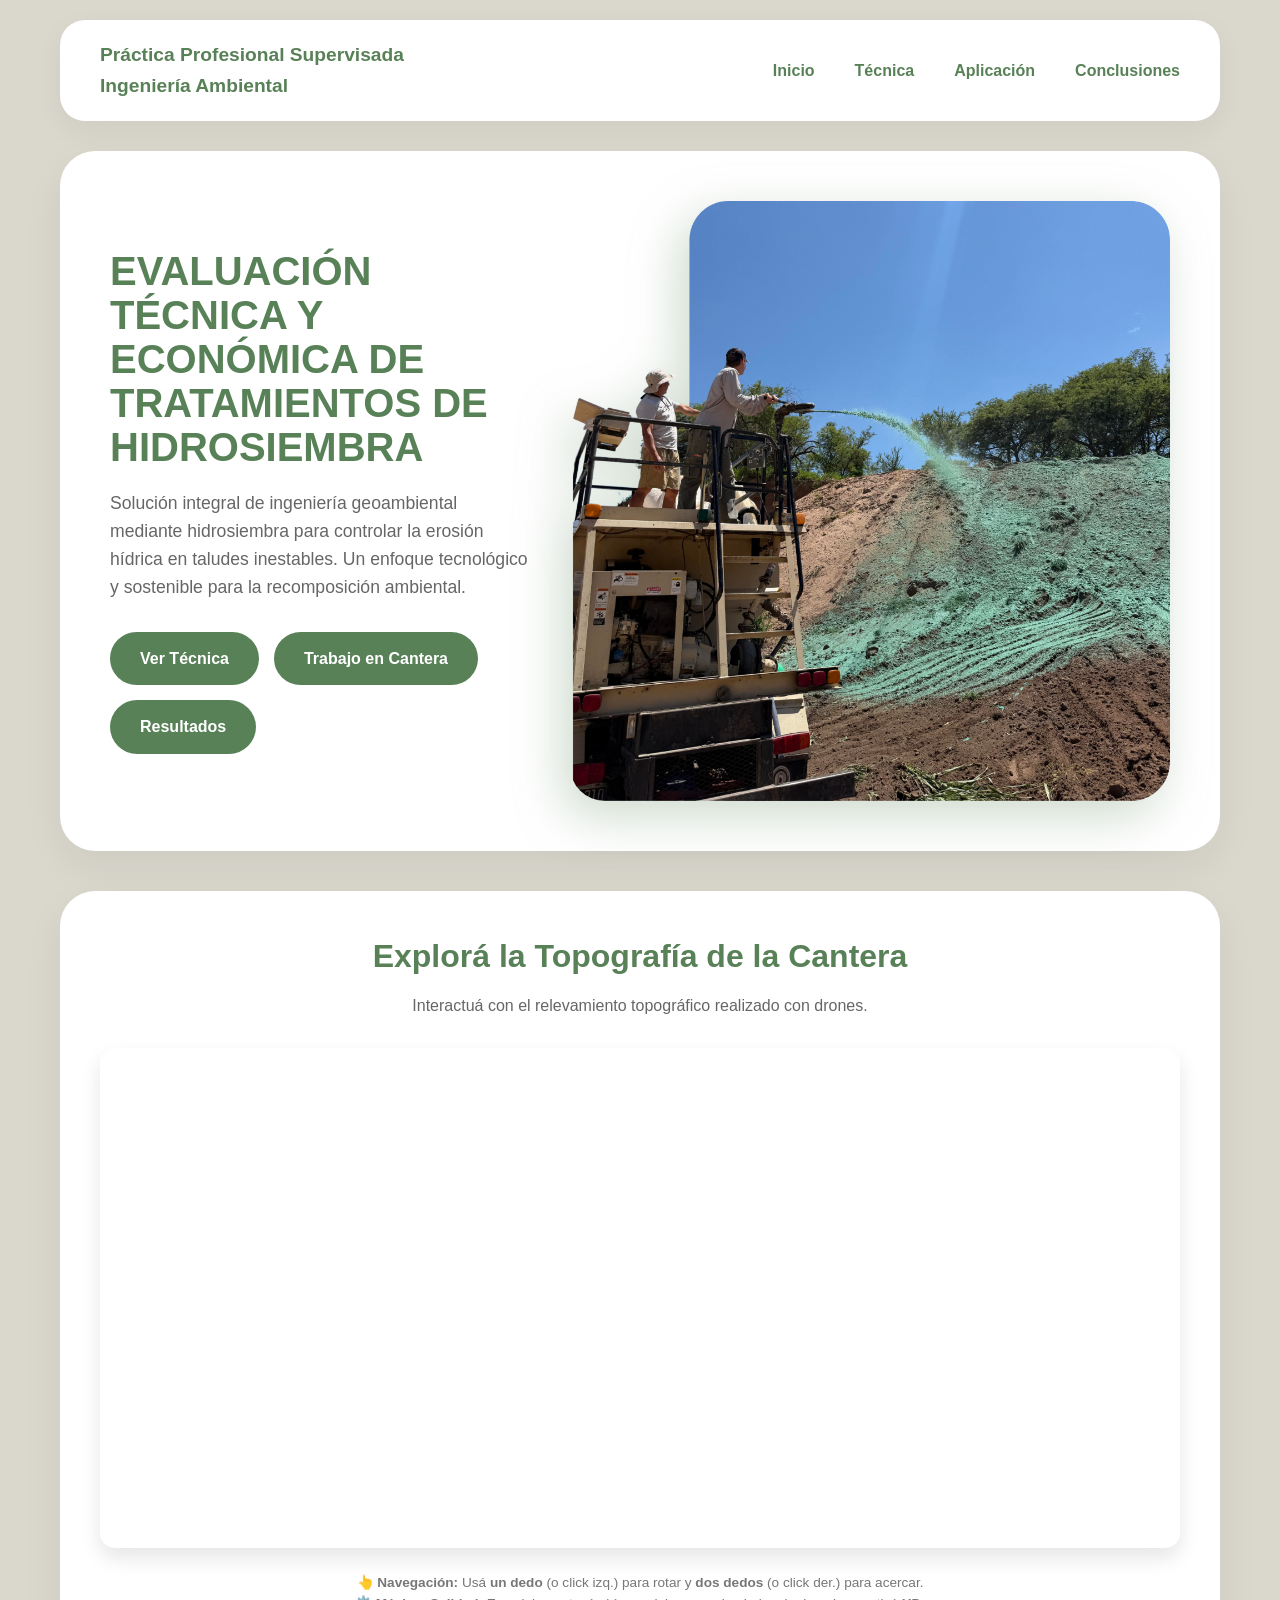
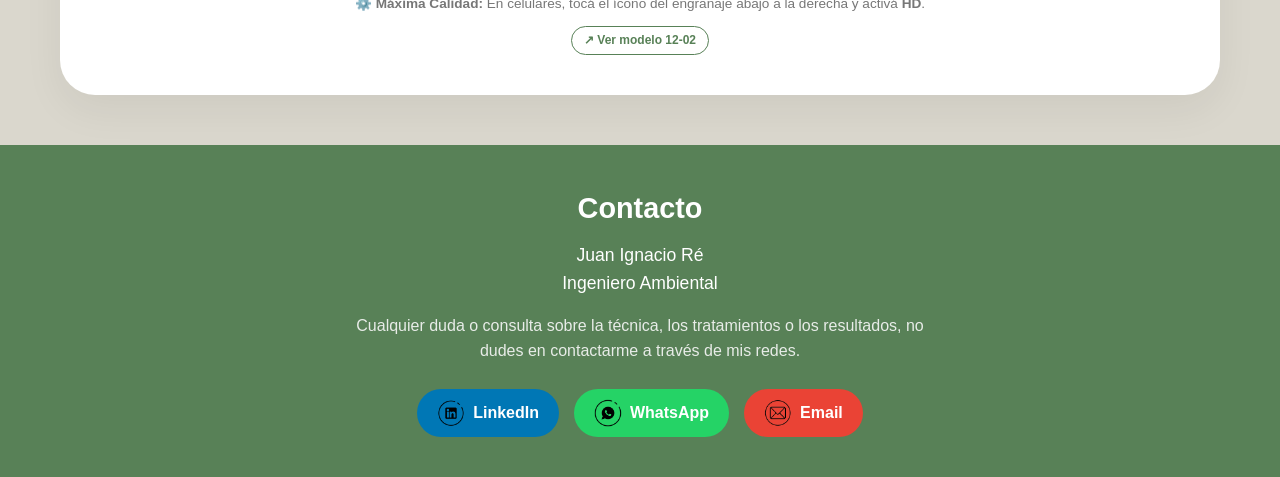
<file: index.html>
<!DOCTYPE html>
<html lang="es">
<head>
    <meta charset="UTF-8">
    <meta name="viewport" content="width=device-width, initial-scale=1.0">
    <title>EVALUACIÓN TÉCNICA Y ECONÓMICA DE TRATAMIENTOS DE HIDROSIEMBRA</title>
    <link rel="stylesheet" href="style.css">
</head>
<body>

    <header class="container">
        <nav class="main-nav">
            <div class="logo">
                <h1>Práctica Profesional Supervisada<br>Ingeniería Ambiental</h1>
            </div>
            <ul class="nav-links">
                <li><a href="index.html">Inicio</a></li>
                <li><a href="hidrosiembra.html">Técnica</a></li>
                <li><a href="cantera.html">Aplicación</a></li>
                <li><a href="conclusiones.html">Conclusiones</a></li>
            </ul>
        </nav>
    </header>

    <!-- PANTALLAZO GENERAL (Estilo Pinterest) -->
    <section class="container">
        <div class="hero-container">
            
            <!-- Izquierda: Textos y Botones -->
            <div class="hero-text">
                <h2>EVALUACIÓN TÉCNICA Y ECONÓMICA DE TRATAMIENTOS DE HIDROSIEMBRA</h2>
                <p>Solución integral de ingeniería geoambiental mediante hidrosiembra para controlar la erosión hídrica en taludes inestables. Un enfoque tecnológico y sostenible para la recomposición ambiental.</p>
                
                <div class="botones-grupo">
                    <a href="hidrosiembra.html" class="btn-primary">Ver Técnica</a>
                    <a href="cantera.html" class="btn-primary">Trabajo en Cantera</a>
                    <a href="conclusiones.html" class="btn-primary">Resultados</a>
                </div>
            </div>

            <!-- Derecha: Caja verde con el Camión saliendo -->
            <div class="hero-image-box">
                <!-- Acá llama a la foto que vas a guardar en la carpeta 'imagenes' -->
                <img src="imagenes/camion.png" alt="Camión de Hidrosiembra" class="pop-out-image">
            </div>

        </div>
    </section>

    <!-- MODELO 3D (Directo en la principal) -->
    <section class="container seccion-3d">
        <div class="card">
            <h3>Explorá la Topografía de la Cantera</h3>
            <p style="color: #666;">Interactuá con el relevamiento topográfico realizado con drones.</p>
            
           <!-- CÓDIGO DE SKETCHFAB -->
        <div class="contenedor-3d">
            <iframe title="odm_textured_model_geo" frameborder="0" allowfullscreen mozallowfullscreen="true" webkitallowfullscreen="true" allow="autoplay; fullscreen; xr-spatial-tracking" xr-spatial-tracking execution-while-out-of-viewport execution-while-not-rendered web-share src="https://sketchfab.com/models/985f412ba93f42a4beb35f74d2b0b0e1/embed" style="width: 100%; height: 100%;"></iframe>
        </div>

        <!-- TEXTO EXPLICATIVO PARA MÓVILES -->
        <div style="margin-top: 25px; text-align: center;"> <p style="font-size: 0.85rem; color: #777; margin-top: 0; margin-bottom: 12px; padding: 0 15px; line-height: 1.5;">
                    👆 <strong>Navegación:</strong> Usá <strong>un dedo</strong> (o click izq.) para rotar y <strong>dos dedos</strong> (o click der.) para acercar.<br>
                    ⚙️ <strong>Máxima Calidad:</strong> En celulares, tocá el ícono del engranaje abajo a la derecha y activá <strong>HD</strong>.
                </p>
                
                <div style="display: flex; gap: 15px; justify-content: center; flex-wrap: wrap;">
                    <a href="https://skfb.ly/pJFPo" target="_blank" class="btn-sketchfab">
                        ↗ Ver modelo 12-02
                    </a>
                </div>

            </div>
</section>

    <!-- FOOTER -->
    <footer class="main-footer" style="padding: 40px 20px; text-align: center;">
        <div class="container">
            <h3 style="margin-bottom: 10px; font-size: 1.8rem;">Contacto</h3>
            <p style="margin-bottom: 15px; font-size: 1.1rem;">Juan Ignacio Ré<br>Ingeniero Ambiental</p>
            
            <p style="font-size: 1rem; margin-bottom: 25px; color: #e8ece8; max-width: 600px; margin-left: auto; margin-right: auto;">Cualquier duda o consulta sobre la técnica, los tratamientos o los resultados, no dudes en contactarme a través de mis redes.</p>
            
            <!-- CONTENEDOR DE BOTONES DE REDES -->
            <div style="display: flex; justify-content: center; align-items: center; gap: 15px; flex-wrap: wrap;">
                
                <!-- BOTÓN LINKEDIN -->
                <a href="https://www.linkedin.com/in/juan-ignacio-ré-176084299" target="_blank" style="background-color: #0077b5; color: white; display: flex; align-items: center; justify-content: center; gap: 8px; padding: 10px 20px; border-radius: 30px; text-decoration: none; font-weight: bold; transition: transform 0.3s ease;" onmouseover="this.style.transform='scale(1.05)'" onmouseout="this.style.transform='scale(1)'">
                    <!-- Iconos agrandados a 28px -->
                    <img src="imagenes/linkedin.png" alt="LinkedIn Logo" style="width: 28px; height: 28px; object-fit: contain;"> LinkedIn
                </a>
                
                <!-- BOTÓN WHATSAPP -->
                <a href="https://wa.me/5493572402276" target="_blank" style="background-color: #25D366; color: white; display: flex; align-items: center; justify-content: center; gap: 8px; padding: 10px 20px; border-radius: 30px; text-decoration: none; font-weight: bold; transition: transform 0.3s ease;" onmouseover="this.style.transform='scale(1.05)'" onmouseout="this.style.transform='scale(1)'">
                    <img src="imagenes/whatsapp.png" alt="WhatsApp Logo" style="width: 28px; height: 28px; object-fit: contain;"> WhatsApp
                </a>

                <!-- BOTÓN CORREO (Estándar Universal + Copiado automático) -->
                <a href="mailto:juanignaciore1@gmail.com" onclick="navigator.clipboard.writeText('juanignaciore1@gmail.com'); alert('¡Correo copiado: juanignaciore1@gmail.com! Abriendo aplicación...');" style="background-color: #EA4335; color: white; display: flex; align-items: center; justify-content: center; gap: 8px; padding: 10px 20px; border-radius: 30px; text-decoration: none; font-weight: bold; transition: transform 0.3s ease;" onmouseover="this.style.transform='scale(1.05)'" onmouseout="this.style.transform='scale(1)'">
                    <img src="imagenes/correo.png" alt="Correo Logo" style="width: 28px; height: 28px; object-fit: contain;"> Email
                </a>

            </div>
        </div>
    </footer>

</body>
</html>
</file>
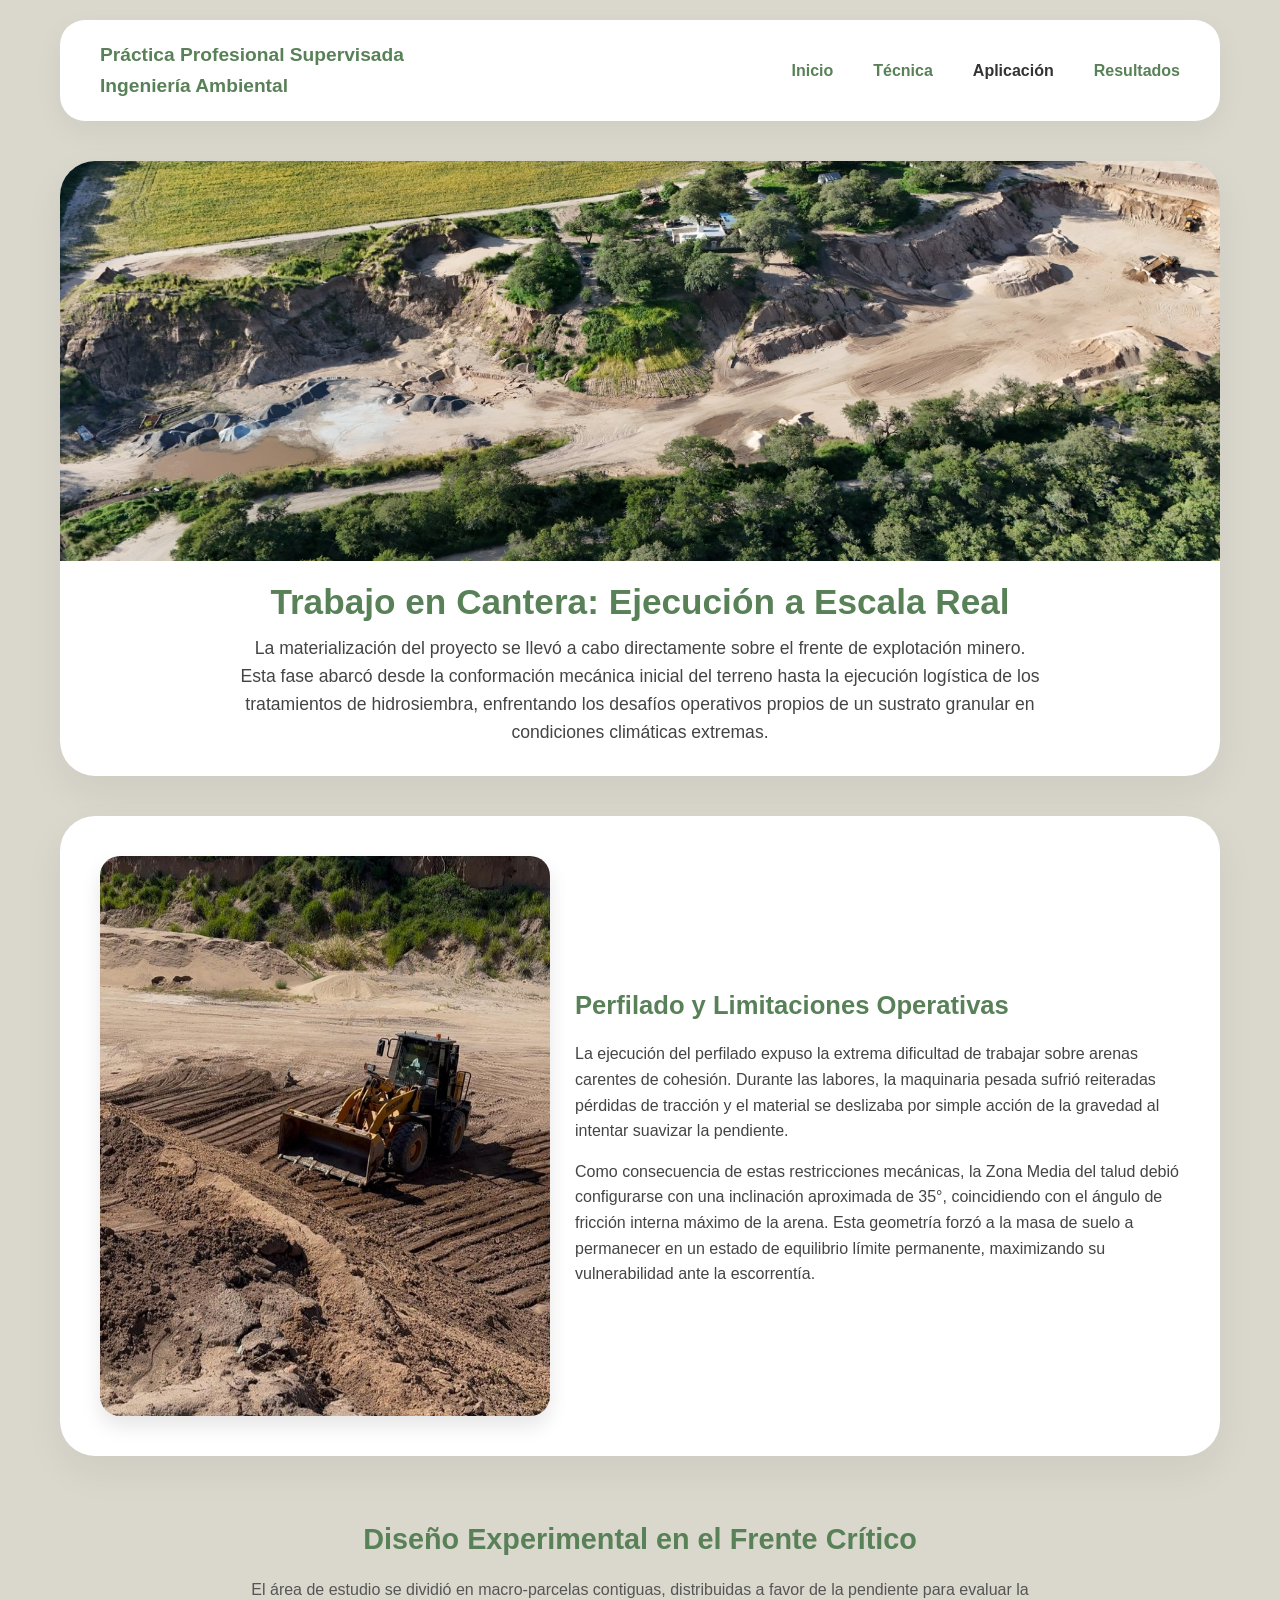
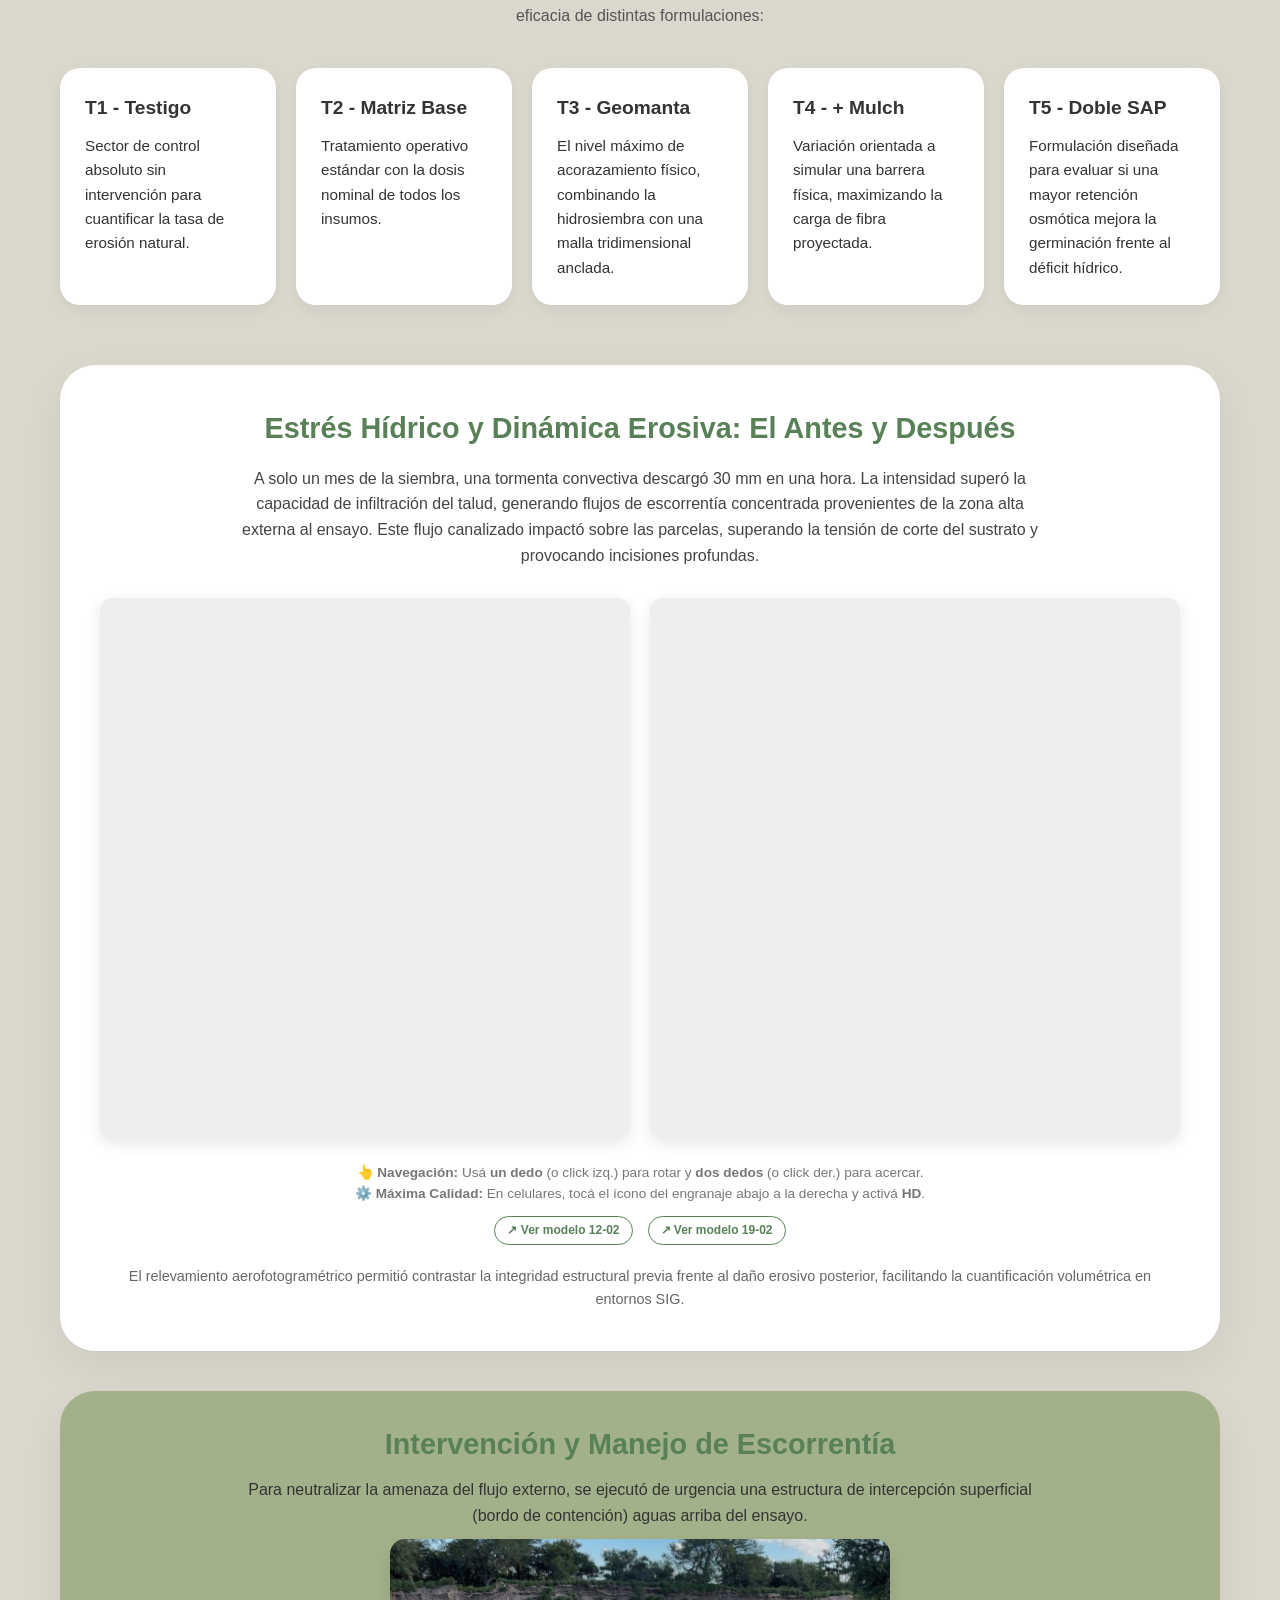
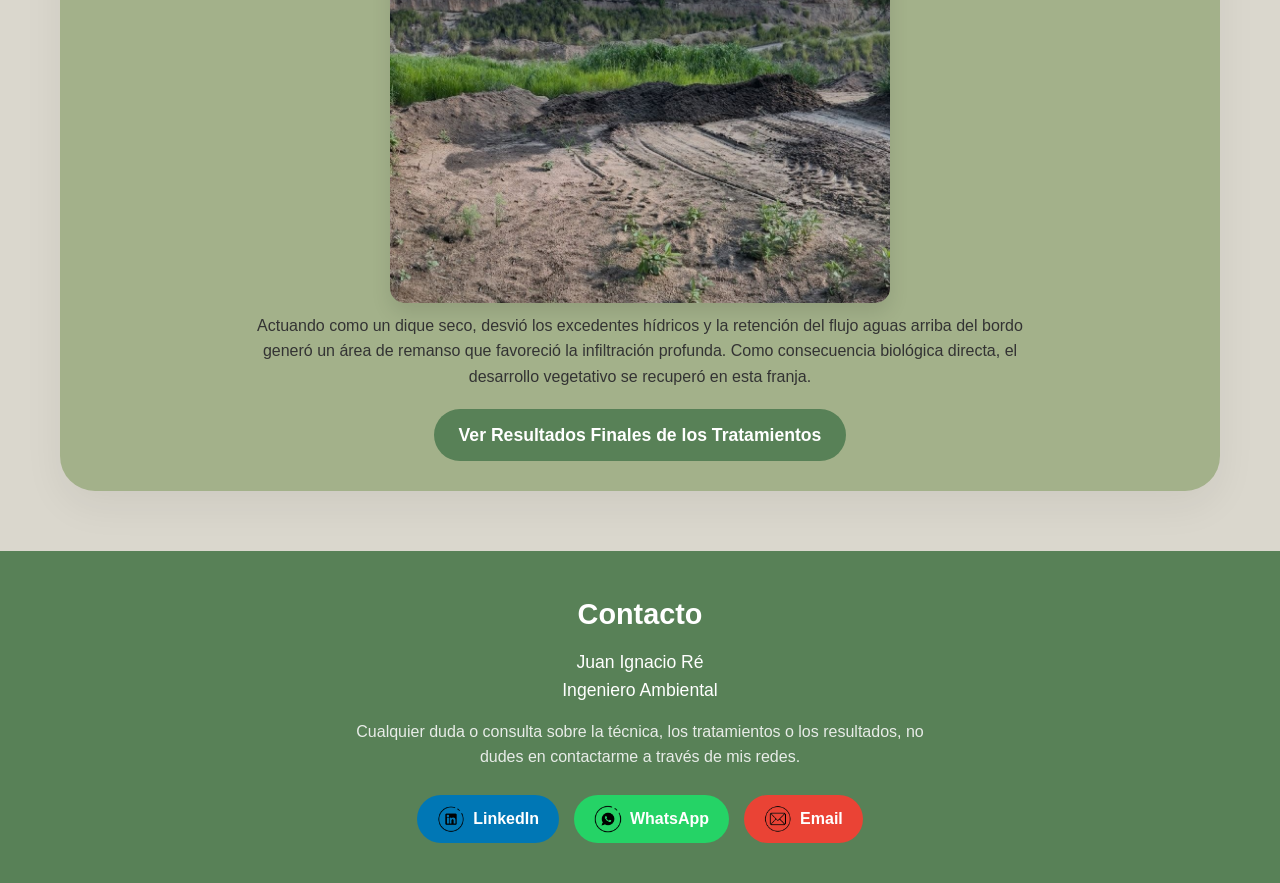
<file: cantera.html>
<!DOCTYPE html>
<html lang="es">
<head>
    <meta charset="UTF-8">
    <meta name="viewport" content="width=device-width, initial-scale=1.0">
    <title>Aplicación - Trabajo en Cantera | Práctica Profesional Supervisada</title>
    <link rel="stylesheet" href="style.css">
</head>
<body>

    <!-- MENÚ DE NAVEGACIÓN -->
    <header class="container">
        <nav class="main-nav">
            <div class="logo">
                <h1>Práctica Profesional Supervisada<br>Ingeniería Ambiental</h1>
            </div>
            <ul class="nav-links">
                <li><a href="index.html">Inicio</a></li>
                <li><a href="hidrosiembra.html">Técnica</a></li>
                <!-- Pestaña actual resaltada -->
                <li><a href="cantera.html" style="color: var(--texto-oscuro);">Aplicación</a></li>
                <li><a href="conclusiones.html">Resultados</a></li>
            </ul>
        </nav>
    </header>

    <!-- SECCIÓN 1: HERO CON VISTA AÉREA PANORÁMICA -->
    <section class="container" style="margin-top: 40px;">
        <!-- Agregamos gap: 0 para anular cualquier separación del contenedor -->
        <div class="hero-container" style="flex-direction: column; padding: 0; overflow: hidden; gap: 0;">
            <!-- FOTO AÉREA DE LA CANTERA EXPLOTADA -->
            <img src="imagenes/cantera_aerea.jpg" alt="Vista aérea de la cantera y pasivos ambientales" style="width: 100%; height: 400px; object-fit: cover; display: block; margin: 0;">
            
            <div style="padding: 20px 20px 30px 20px; text-align: center; margin-top: 0;">
                <h2 style="color: var(--verde-oscuro); margin-top: 0; margin-bottom: 10px; font-size: 2.2rem; line-height: 1.2;">Trabajo en Cantera: Ejecución a Escala Real</h2>
                <p style="font-size: 1.1rem; color: #444; max-width: 800px; margin: 0 auto;">La materialización del proyecto se llevó a cabo directamente sobre el frente de explotación minero. Esta fase abarcó desde la conformación mecánica inicial del terreno hasta la ejecución logística de los tratamientos de hidrosiembra, enfrentando los desafíos operativos propios de un sustrato granular en condiciones climáticas extremas.</p>
            </div>
        </div>
    </section>

    <!-- SECCIÓN 2: CONFORMACIÓN DEL TALUD -->
    <section class="container" style="margin-top: 40px;">
        <!-- Bajamos el gap de 40px a 25px para que foto y texto estén más conectados -->
        <div class="card" style="display: flex; gap: 25px; align-items: center; flex-wrap: wrap;">
            
            <div class="img-zoom" style="flex: 1; min-width: 250px; max-width: 450px; margin: 0 auto;">
                <img src="imagenes/perfilado.jpeg" alt="Maquinaria perfilando el talud de arena" style="width: 100%; display: block;">
            </div>
            
            <!-- ACÁ LA MAGIA: text-align: left fuerza la alineación correcta -->
            <div style="flex: 1; min-width: 250px; text-align: left;">
                <!-- Achicamos apenitas el font-size a 1.6rem para que no rompa en 3 líneas en el celu -->
                <h3 style="color: var(--verde-oscuro); font-size: 1.6rem; margin-top: 0; margin-bottom: 15px;">Perfilado y Limitaciones Operativas</h3>
                <p style="margin-bottom: 15px; color: #444; line-height: 1.6;">La ejecución del perfilado expuso la extrema dificultad de trabajar sobre arenas carentes de cohesión. Durante las labores, la maquinaria pesada sufrió reiteradas pérdidas de tracción y el material se deslizaba por simple acción de la gravedad al intentar suavizar la pendiente.</p>
                <p style="color: #444; line-height: 1.6;">Como consecuencia de estas restricciones mecánicas, la Zona Media del talud debió configurarse con una inclinación aproximada de 35°, coincidiendo con el ángulo de fricción interna máximo de la arena. Esta geometría forzó a la masa de suelo a permanecer en un estado de equilibrio límite permanente, maximizando su vulnerabilidad ante la escorrentía.</p>
            </div>
            
        </div>
    </section>

    <!-- SECCIÓN 3: MATRIZ DE TRATAMIENTOS -->
    <section class="container" style="margin-top: 60px;">
        <h3 style="color: var(--verde-oscuro); font-size: 1.8rem; margin-bottom: 15px; text-align: center;">Diseño Experimental en el Frente Crítico</h3>
        <p style="text-align: center; color: #555; max-width: 800px; margin: 0 auto 40px auto;">El área de estudio se dividió en macro-parcelas contiguas, distribuidas a favor de la pendiente para evaluar la eficacia de distintas formulaciones:</p>
        
        <div style="display: grid; grid-template-columns: repeat(auto-fit, minmax(200px, 1fr)); gap: 20px;">
            <!-- Usamos las clases de animación que ya creamos en el CSS -->
            <div class="tarjeta-info">
                <h4 style="margin-bottom: 10px; font-size: 1.2rem;">T1 - Testigo</h4>
                <p style="font-size: 0.95rem;">Sector de control absoluto sin intervención para cuantificar la tasa de erosión natural.</p>
            </div>
            <div class="tarjeta-info">
                <h4 style="margin-bottom: 10px; font-size: 1.2rem;">T2 - Matriz Base</h4>
                <p style="font-size: 0.95rem;">Tratamiento operativo estándar con la dosis nominal de todos los insumos.</p>
            </div>
            <div class="tarjeta-info">
                <h4 style="margin-bottom: 10px; font-size: 1.2rem;">T3 - Geomanta</h4>
                <p style="font-size: 0.95rem;">El nivel máximo de acorazamiento físico, combinando la hidrosiembra con una malla tridimensional anclada.</p>
            </div>
            <div class="tarjeta-info">
                <h4 style="margin-bottom: 10px; font-size: 1.2rem;">T4 - + Mulch</h4>
                <p style="font-size: 0.95rem;">Variación orientada a simular una barrera física, maximizando la carga de fibra proyectada.</p>
            </div>
            <div class="tarjeta-info">
                <h4 style="margin-bottom: 10px; font-size: 1.2rem;">T5 - Doble SAP</h4>
                <p style="font-size: 0.95rem;">Formulación diseñada para evaluar si una mayor retención osmótica mejora la germinación frente al déficit hídrico.</p>
            </div>
        </div>
    </section>

    <!-- SECCIÓN 4: EVENTO CRÍTICO Y 3D -->
    <section class="container" style="margin-top: 60px;">
        <div class="card" style="background-color: var(--blanco);">
            <h3 style="color: var(--verde-oscuro); font-size: 1.8rem; margin-bottom: 15px; text-align: center;">Estrés Hídrico y Dinámica Erosiva: El Antes y Después</h3>
            <p style="text-align: center; color: #444; max-width: 800px; margin: 0 auto 30px auto;">A solo un mes de la siembra, una tormenta convectiva descargó 30 mm en una hora. La intensidad superó la capacidad de infiltración del talud, generando flujos de escorrentía concentrada provenientes de la zona alta externa al ensayo. Este flujo canalizado impactó sobre las parcelas, superando la tensión de corte del sustrato y provocando incisiones profundas.</p>
            
            <!-- CONTENEDOR DE MODELOS 3D (ANTES Y DESPUÉS) -->
            <div class="galeria-3d">
                
                <!-- MODELO 1: ANTES DEL EVENTO -->
                <div style="flex: 1; min-width: 250px; height: 60vh; min-height: 350px; background-color: #eee; border-radius: 12px; overflow: hidden; box-shadow: 0 5px 15px rgba(0,0,0,0.1);">
                    <iframe title="Modelo Antes" frameborder="0" allowfullscreen mozallowfullscreen="true" webkitallowfullscreen="true" allow="autoplay; fullscreen; xr-spatial-tracking" xr-spatial-tracking execution-while-out-of-viewport execution-while-not-rendered web-share src="https://sketchfab.com/models/985f412ba93f42a4beb35f74d2b0b0e1/embed" style="width: 100%; height: 100%;"></iframe>
                </div>
                
                <!-- MODELO 2: DESPUÉS DEL EVENTO -->
                <div style="flex: 1; min-width: 250px; height: 60vh; min-height: 350px; background-color: #eee; border-radius: 12px; overflow: hidden; box-shadow: 0 5px 15px rgba(0,0,0,0.1);">
                    <iframe title="Modelo Después" frameborder="0" allowfullscreen mozallowfullscreen="true" webkitallowfullscreen="true" allow="autoplay; fullscreen; xr-spatial-tracking" xr-spatial-tracking execution-while-out-of-viewport execution-while-not-rendered web-share src="https://sketchfab.com/models/635c2ac342b14b25b969b41de99f041a/embed?hd=1" style="width: 100%; height: 100%;"></iframe>
                </div>

            </div>

            <!-- TEXTO EXPLICATIVO PARA MÓVILES -->
            <div style="margin-top: 25px; margin-bottom: 20px; text-align: center;"> <p style="font-size: 0.85rem; color: #777; margin-top: 0; margin-bottom: 12px; padding: 0 15px; line-height: 1.5;">
                    👆 <strong>Navegación:</strong> Usá <strong>un dedo</strong> (o click izq.) para rotar y <strong>dos dedos</strong> (o click der.) para acercar.<br>
                    ⚙️ <strong>Máxima Calidad:</strong> En celulares, tocá el ícono del engranaje abajo a la derecha y activá <strong>HD</strong>.
                </p>
                
                <div style="display: flex; gap: 15px; justify-content: center; flex-wrap: wrap;">
                    <a href="https://skfb.ly/pJFPo" target="_blank" class="btn-sketchfab">
                        ↗ Ver modelo 12-02
                    </a>
                    <a href="https://skfb.ly/pJzDD" target="_blank" class="btn-sketchfab">
                        ↗ Ver modelo 19-02
                    </a>
                </div>

            </div>

            <!-- PÁRRAFO FINAL (Ahora sí, adentro de la tarjeta) -->
            <p style="text-align: center; font-size: 0.9rem; color: #666; margin-bottom: 0;">El relevamiento aerofotogramétrico permitió contrastar la integridad estructural previa frente al daño erosivo posterior, facilitando la cuantificación volumétrica en entornos SIG.</p>
        </div>
    </section>

    <!-- SECCIÓN 5: MANEJO ADAPTATIVO Y CIERRE -->
    <section class="container" style="margin-top: 40px; margin-bottom: 60px;">
        <!-- Agregamos gap: 0; para matar la separación invisible -->
        <div class="hero-container" style="background-color: var(--verde-claro); flex-direction: column; text-align: center; padding: 30px 20px; gap: 0;">
            <h3 style="color: var(--verde-oscuro); font-size: 1.8rem; margin-top: 0; margin-bottom: 10px;">Intervención y Manejo de Escorrentía</h3>
            <p style="color: var(--texto-oscuro); max-width: 800px; margin: 0 auto 10px auto;">Para neutralizar la amenaza del flujo externo, se ejecutó de urgencia una estructura de intercepción superficial (bordo de contención) aguas arriba del ensayo.</p>
            
            <!-- FOTO AÉREA DEL BORDO -->
            <div class="img-zoom" style="width: 100%; max-width: 500px; margin: 0 auto 10px auto; border-radius: 15px; box-shadow: 0 10px 20px rgba(0,0,0,0.1);">
                <img src="imagenes/bordo.jpeg" alt="Vista aérea del bordo de contención y recuperación vegetal" style="width: 100%; display: block;">
            </div>

            <p style="color: var(--texto-oscuro); max-width: 800px; margin: 0 auto 20px auto;">Actuando como un dique seco, desvió los excedentes hídricos y la retención del flujo aguas arriba del bordo generó un área de remanso que favoreció la infiltración profunda. Como consecuencia biológica directa, el desarrollo vegetativo se recuperó en esta franja.</p>
            
            <!-- BOTÓN HACIA RESULTADOS CON ANIMACIÓN -->
            <a href="conclusiones.html" style="font-size: 1.1rem; padding: 12px 25px; display: inline-block; background-color: var(--verde-oscuro); color: white; border-radius: 30px; text-decoration: none; font-weight: bold; transition: all 0.3s ease;" onmouseover="this.style.transform='scale(1.08)'; this.style.boxShadow='0 10px 20px rgba(0,0,0,0.2)';" onmouseout="this.style.transform='scale(1)'; this.style.boxShadow='none';">Ver Resultados Finales de los Tratamientos</a>
        </div>
    </section>

   <!-- FOOTER -->
    <footer class="main-footer" style="padding: 40px 20px; text-align: center;">
        <div class="container">
            <h3 style="margin-bottom: 10px; font-size: 1.8rem;">Contacto</h3>
            <p style="margin-bottom: 15px; font-size: 1.1rem;">Juan Ignacio Ré<br>Ingeniero Ambiental</p>
            
            <p style="font-size: 1rem; margin-bottom: 25px; color: #e8ece8; max-width: 600px; margin-left: auto; margin-right: auto;">Cualquier duda o consulta sobre la técnica, los tratamientos o los resultados, no dudes en contactarme a través de mis redes.</p>
            
            <!-- CONTENEDOR DE BOTONES DE REDES -->
            <div style="display: flex; justify-content: center; align-items: center; gap: 15px; flex-wrap: wrap;">
                
                <!-- BOTÓN LINKEDIN -->
                <a href="https://www.linkedin.com/in/juan-ignacio-ré-176084299" target="_blank" style="background-color: #0077b5; color: white; display: flex; align-items: center; justify-content: center; gap: 8px; padding: 10px 20px; border-radius: 30px; text-decoration: none; font-weight: bold; transition: transform 0.3s ease;" onmouseover="this.style.transform='scale(1.05)'" onmouseout="this.style.transform='scale(1)'">
                    <!-- Iconos agrandados a 28px -->
                    <img src="imagenes/linkedin.png" alt="LinkedIn Logo" style="width: 28px; height: 28px; object-fit: contain;"> LinkedIn
                </a>
                
                <!-- BOTÓN WHATSAPP -->
                <a href="https://wa.me/5493572402276" target="_blank" style="background-color: #25D366; color: white; display: flex; align-items: center; justify-content: center; gap: 8px; padding: 10px 20px; border-radius: 30px; text-decoration: none; font-weight: bold; transition: transform 0.3s ease;" onmouseover="this.style.transform='scale(1.05)'" onmouseout="this.style.transform='scale(1)'">
                    <img src="imagenes/whatsapp.png" alt="WhatsApp Logo" style="width: 28px; height: 28px; object-fit: contain;"> WhatsApp
                </a>

                <!-- BOTÓN CORREO (Estándar Universal + Copiado automático) -->
                <a href="mailto:juanignaciore1@gmail.com" onclick="navigator.clipboard.writeText('juanignaciore1@gmail.com'); alert('¡Correo copiado: juanignaciore1@gmail.com! Abriendo aplicación...');" style="background-color: #EA4335; color: white; display: flex; align-items: center; justify-content: center; gap: 8px; padding: 10px 20px; border-radius: 30px; text-decoration: none; font-weight: bold; transition: transform 0.3s ease;" onmouseover="this.style.transform='scale(1.05)'" onmouseout="this.style.transform='scale(1)'">
                    <img src="imagenes/correo.png" alt="Correo Logo" style="width: 28px; height: 28px; object-fit: contain;"> Email
                </a>

            </div>
        </div>
    </footer>

</body>
</html>
</file>
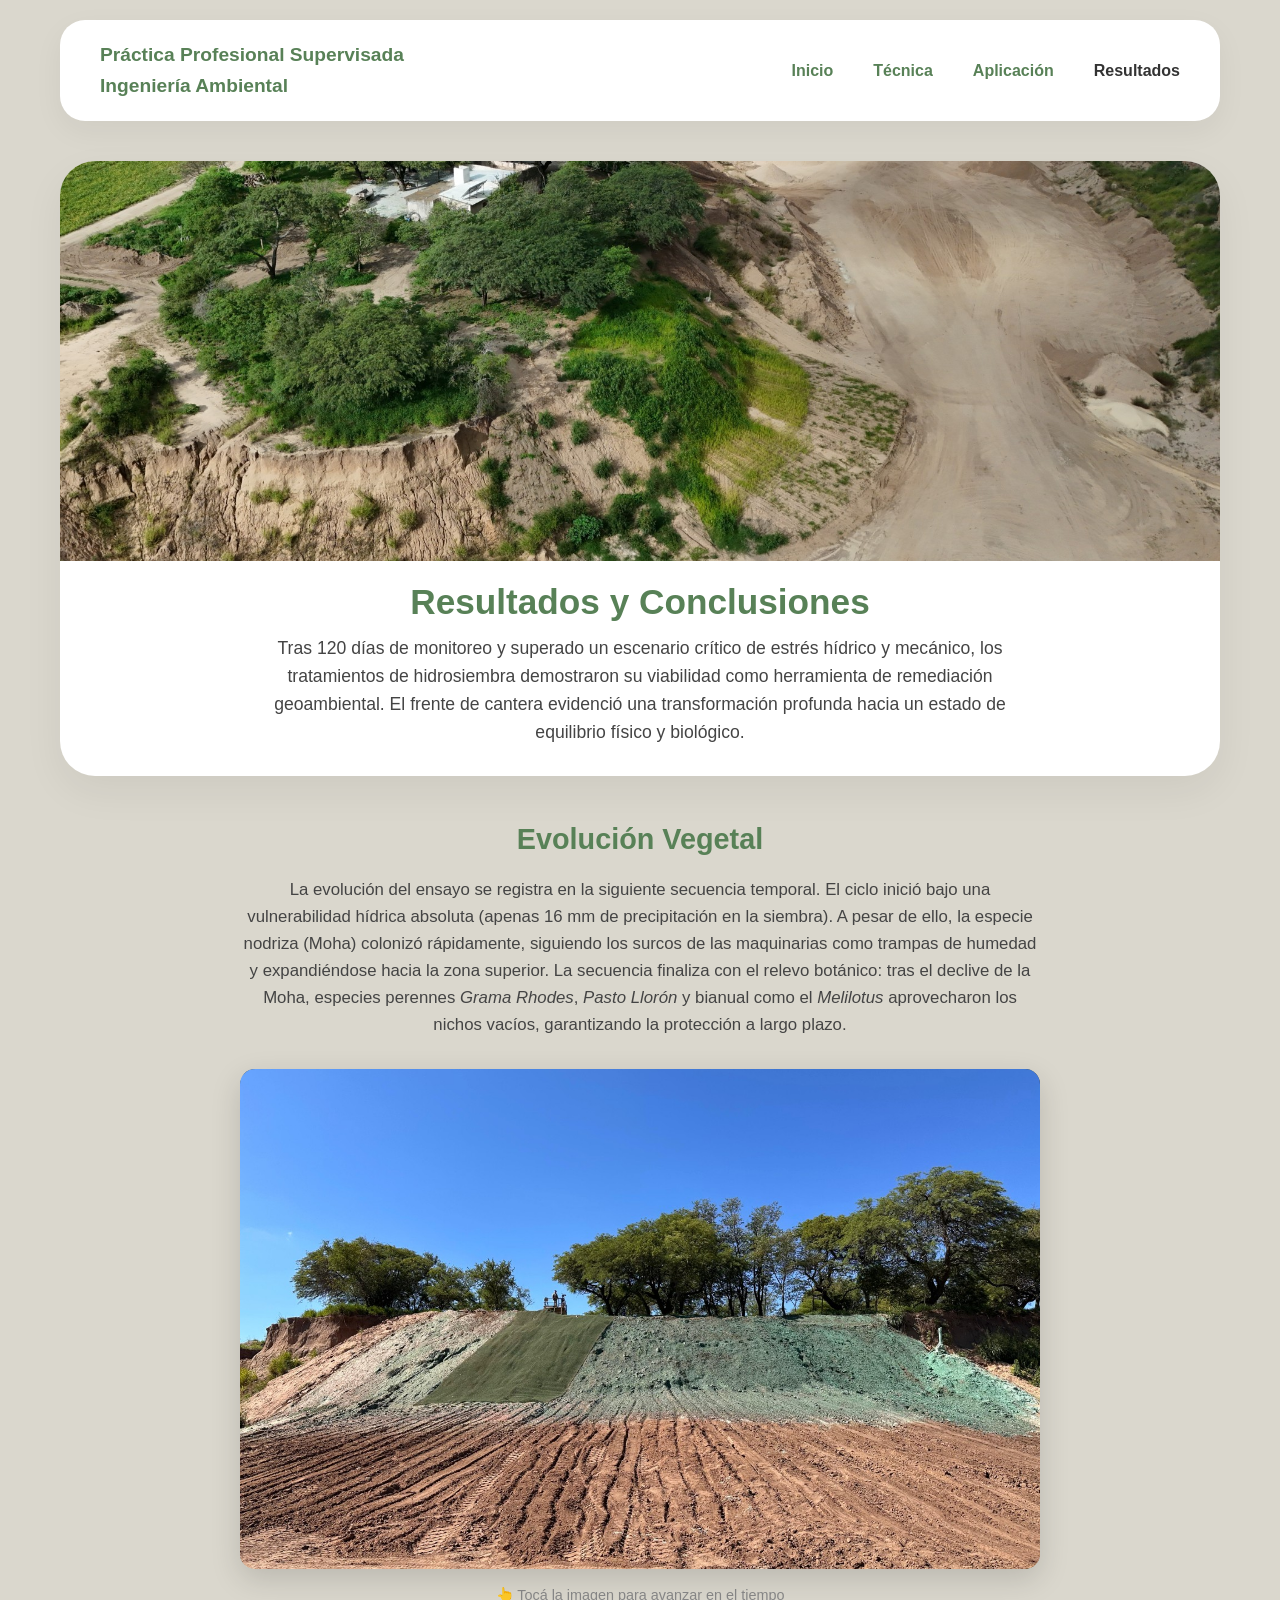
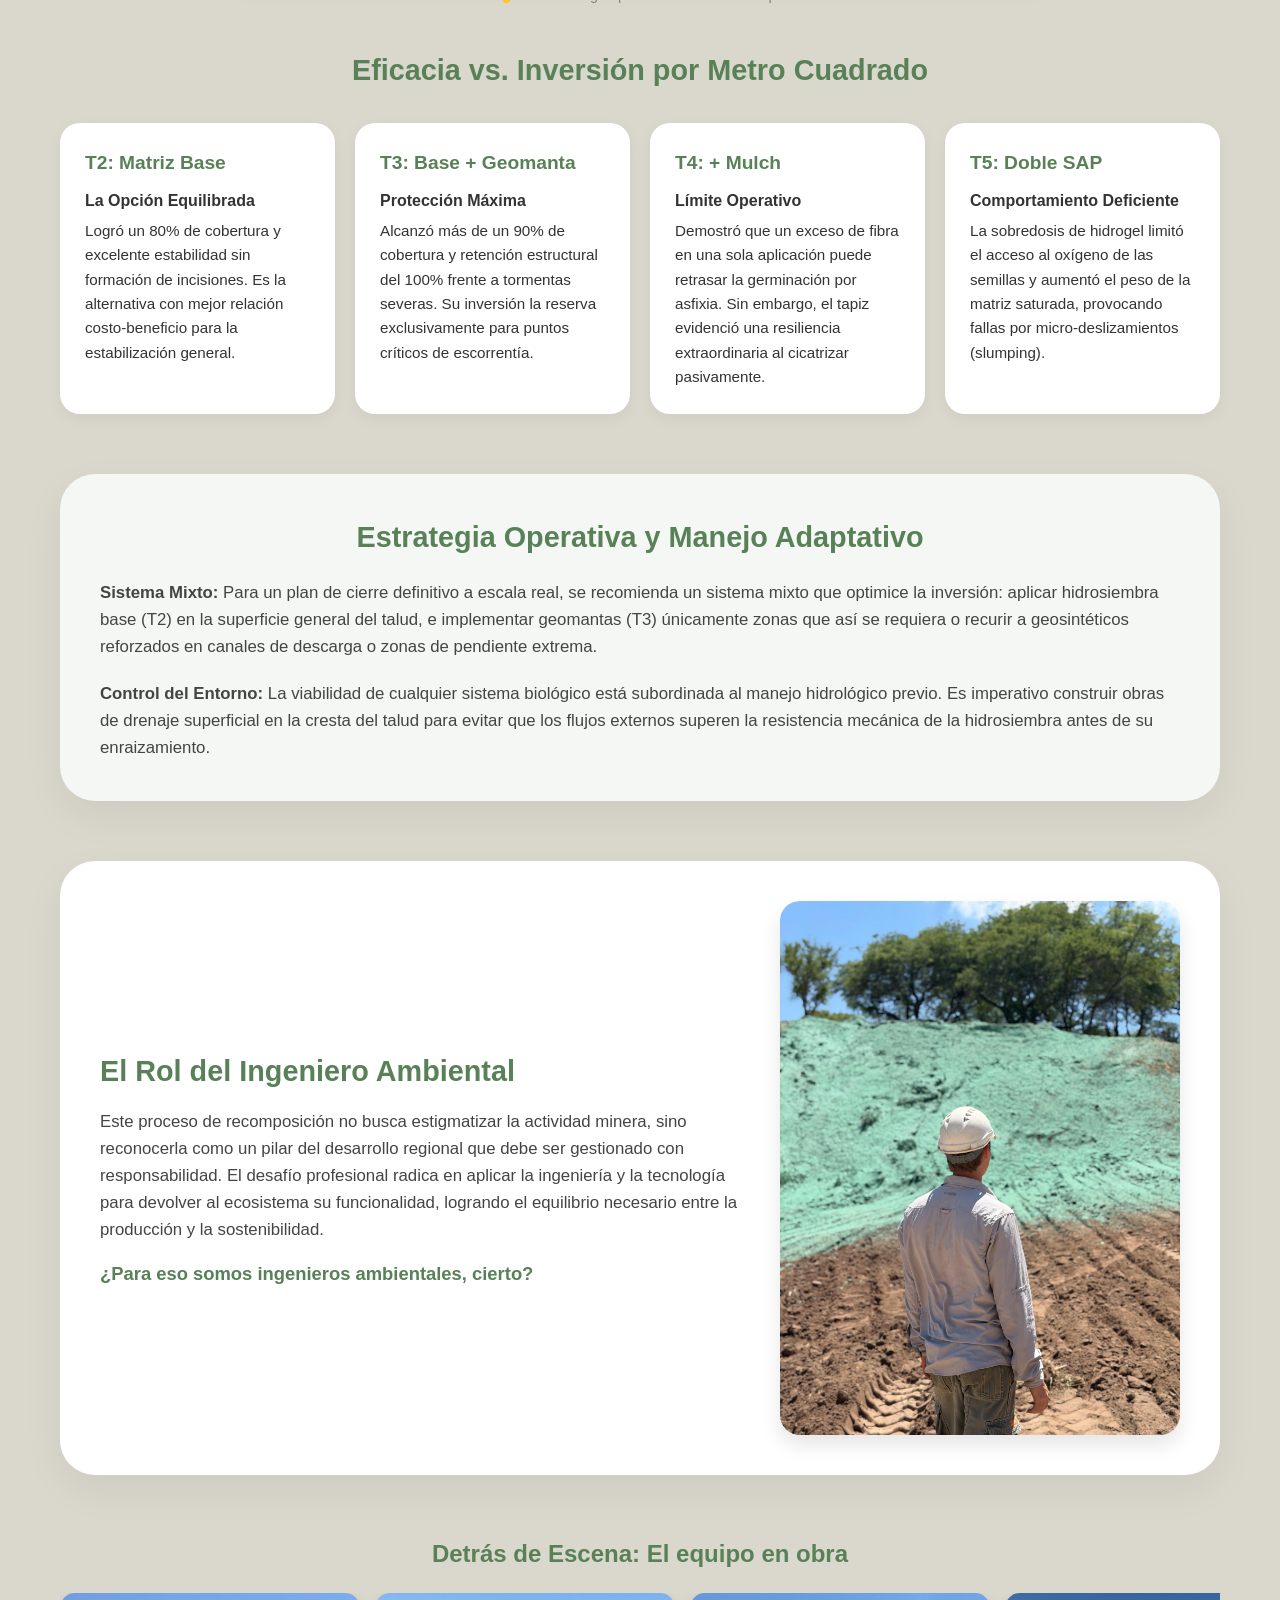
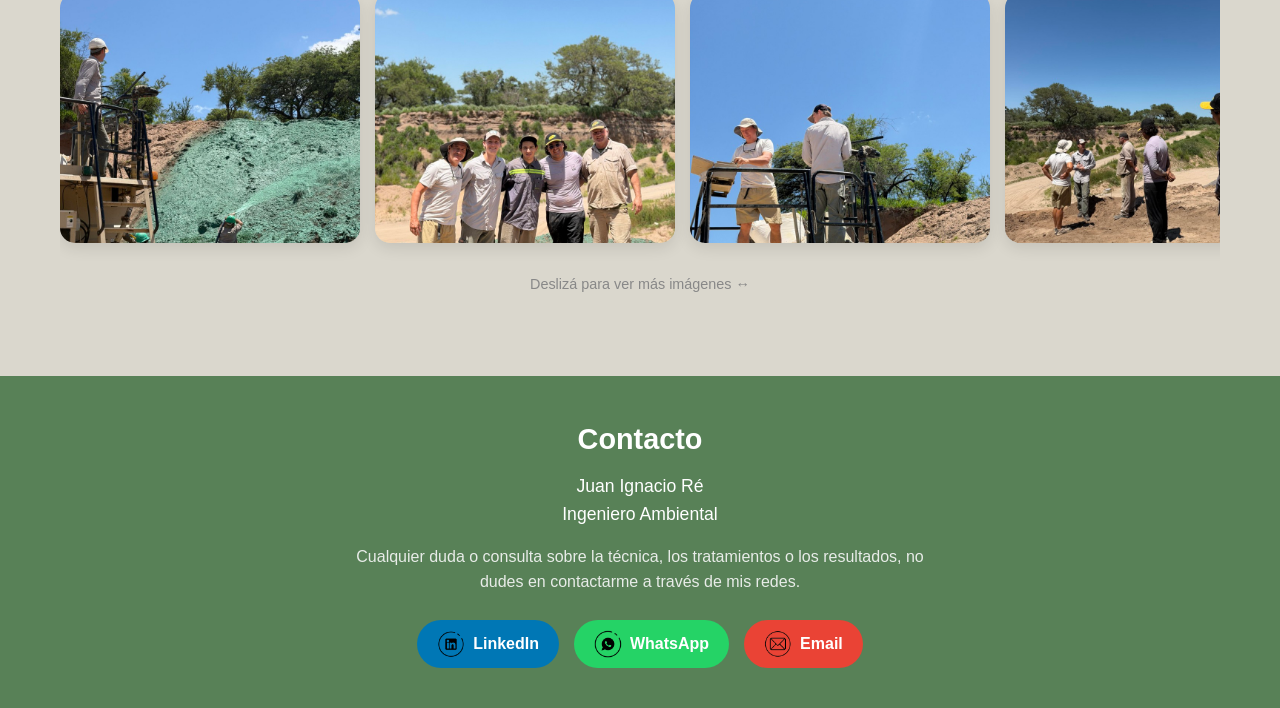
<file: conclusiones.html>
<!DOCTYPE html>
<html lang="es">
<head>
    <meta charset="UTF-8">
    <meta name="viewport" content="width=device-width, initial-scale=1.0">
    <title>Resultados - Trabajo en Cantera | Práctica Profesional Supervisada</title>
    <link rel="stylesheet" href="style.css">
    <!-- Estilo extra solo para el carrusel de esta página -->
    <style>
        .carrusel-galeria {
            display: flex;
            gap: 15px;
            overflow-x: auto;
            padding-bottom: 20px;
            scroll-snap-type: x mandatory;
            scrollbar-width: thin;
            scrollbar-color: var(--verde-oscuro) #eee;
        }
        .carrusel-galeria::-webkit-scrollbar {
            height: 8px;
        }
        .carrusel-galeria::-webkit-scrollbar-thumb {
            background-color: var(--verde-oscuro);
            border-radius: 10px;
        }
        .item-galeria {
            flex: 0 0 auto;
            width: 300px;
            height: 250px;
            scroll-snap-align: center;
            border-radius: 15px;
            overflow: hidden;
            box-shadow: 0 5px 15px rgba(0,0,0,0.1);
        }
        .item-galeria img {
            width: 100%;
            height: 100%;
            object-fit: cover;
            display: block;
            transition: transform 0.3s ease;
        }
        .item-galeria:hover img {
            transform: scale(1.05);
        }
    </style>
</head>
<body>

    <!-- MENÚ DE NAVEGACIÓN -->
    <header class="container">
        <nav class="main-nav">
            <div class="logo">
                <h1>Práctica Profesional Supervisada<br>Ingeniería Ambiental</h1>
            </div>
            <ul class="nav-links">
                <li><a href="index.html">Inicio</a></li>
                <li><a href="hidrosiembra.html">Técnica</a></li>
                <li><a href="cantera.html">Aplicación</a></li>
                <!-- Pestaña actual resaltada -->
                <li><a href="conclusiones.html" style="color: var(--texto-oscuro);">Resultados</a></li>
            </ul>
        </nav>
    </header>

    <!-- SECCIÓN 1: HERO CON VISTA AÉREA FINAL -->
    <section class="container" style="margin-top: 40px;">
        <div class="hero-container" style="flex-direction: column; padding: 0; overflow: hidden; gap: 0;">
            <!-- FOTO 1: VISTA AÉREA DEL TALUD VERDE -->
            <img src="imagenes/resultado_final.jpg" alt="Vista aérea del talud completamente estabilizado" style="width: 100%; height: 400px; object-fit: cover; display: block; margin: 0;">
            
            <div style="padding: 20px 20px 30px 20px; text-align: center; margin-top: 0;">
                <h2 style="color: var(--verde-oscuro); margin-top: 0; margin-bottom: 10px; font-size: 2.2rem; line-height: 1.2;">Resultados y Conclusiones</h2>
                <p style="font-size: 1.1rem; color: #444; max-width: 800px; margin: 0 auto;">Tras 120 días de monitoreo y superado un escenario crítico de estrés hídrico y mecánico, los tratamientos de hidrosiembra demostraron su viabilidad como herramienta de remediación geoambiental. El frente de cantera evidenció una transformación profunda hacia un estado de equilibrio físico y biológico.</p>
            </div>
        </div>
    </section>

    <!-- SECCIÓN 2: EVOLUCIÓN VEGETAL (Con fotos intercaladas) -->
    <section class="container" style="margin-top: 40px; text-align: center;">
        <h3 style="color: var(--verde-oscuro); font-size: 1.8rem; margin-bottom: 15px;">Evolución Vegetal</h3>
        
        <p style="color: #444; line-height: 1.6; max-width: 800px; margin: 0 auto 30px auto; font-size: 1.05rem;">
            La evolución del ensayo se registra en la siguiente secuencia temporal. El ciclo inició bajo una vulnerabilidad hídrica absoluta (apenas 16 mm de precipitación en la siembra). A pesar de ello, la especie nodriza (Moha) colonizó rápidamente, siguiendo los surcos de las maquinarias como trampas de humedad y expandiéndose hacia la zona superior. La secuencia finaliza con el relevo botánico: tras el declive de la Moha, especies perennes <em>Grama Rhodes</em>, <em>Pasto Llorón</em> y bianual como el <em>Melilotus</em> aprovecharon los nichos vacíos, garantizando la protección a largo plazo.
        </p>

        <div class="galeria-evolucion" id="contenedor-galeria">
            
            <img src="imagenes/cobertura_moha.jpg" class="foto-evolucion" alt="Resultado final" style="z-index: 1;">
            
            <img src="imagenes/evolucion_intermedia.jpg" class="foto-evolucion" alt="Expansión" style="z-index: 2;">

            <img src="imagenes/brote_inicial.png" class="foto-evolucion" alt="Brote inicial" style="z-index: 3;">

            <img src="imagenes/siembra_camara.jpeg" class="foto-evolucion" alt="Siembra" style="z-index: 4;">

        </div>
        <p style="text-align: center; font-size: 0.9rem; color: #888; margin-top: 15px;">👆 Tocá la imagen para avanzar en el tiempo</p>
    </section>

    <!-- SECCIÓN 3: RANKING TÉCNICO-ECONÓMICO -->
    <section class="container" style="margin-top: 40px;">
        <h3 style="color: var(--verde-oscuro); font-size: 1.8rem; margin-bottom: 30px; text-align: center;">Eficacia vs. Inversión por Metro Cuadrado</h3>
        
        <div style="display: grid; grid-template-columns: repeat(auto-fit, minmax(250px, 1fr)); gap: 20px;">
            
            <div class="tarjeta-info">
                <h4 style="margin-bottom: 10px; font-size: 1.2rem; color: var(--verde-oscuro);">T2: Matriz Base</h4>
                <p style="font-weight: bold; margin-bottom: 5px;">La Opción Equilibrada</p>
                <p style="font-size: 0.95rem;">Logró un 80% de cobertura y excelente estabilidad sin formación de incisiones. Es la alternativa con mejor relación costo-beneficio para la estabilización general.</p>
            </div>
            
            <div class="tarjeta-info">
                <h4 style="margin-bottom: 10px; font-size: 1.2rem; color: var(--verde-oscuro);">T3: Base + Geomanta</h4>
                <p style="font-weight: bold; margin-bottom: 5px;">Protección Máxima</p>
                <p style="font-size: 0.95rem;">Alcanzó más de un 90% de cobertura y retención estructural del 100% frente a tormentas severas. Su inversión la reserva exclusivamente para puntos críticos de escorrentía.</p>
            </div>
            
            <div class="tarjeta-info">
                <h4 style="margin-bottom: 10px; font-size: 1.2rem; color: var(--verde-oscuro);">T4: + Mulch</h4>
                <p style="font-weight: bold; margin-bottom: 5px;">Límite Operativo</p>
                <p style="font-size: 0.95rem;">Demostró que un exceso de fibra en una sola aplicación puede retrasar la germinación por asfixia. Sin embargo, el tapiz evidenció una resiliencia extraordinaria al cicatrizar pasivamente.</p>
            </div>
            
            <div class="tarjeta-info">
                <h4 style="margin-bottom: 10px; font-size: 1.2rem; color: var(--verde-oscuro);">T5: Doble SAP</h4>
                <p style="font-weight: bold; margin-bottom: 5px;">Comportamiento Deficiente</p>
                <p style="font-size: 0.95rem;">La sobredosis de hidrogel limitó el acceso al oxígeno de las semillas y aumentó el peso de la matriz saturada, provocando fallas por micro-deslizamientos (slumping).</p>
            </div>

        </div>
    </section>

    <!-- SECCIÓN 4: RECOMENDACIONES -->
    <section class="container" style="margin-top: 60px;">
        <div class="hero-container" style="background-color: #f4f7f4; flex-direction: column; text-align: left; padding: 40px; gap: 20px;">
            <h3 style="color: var(--verde-oscuro); font-size: 1.8rem; margin-top: 0; text-align: center;">Estrategia Operativa y Manejo Adaptativo</h3>
            
            <p style="color: #444; font-size: 1.05rem; line-height: 1.6;"><strong>Sistema Mixto:</strong> Para un plan de cierre definitivo a escala real, se recomienda un sistema mixto que optimice la inversión: aplicar hidrosiembra base (T2) en la superficie general del talud, e implementar geomantas (T3) únicamente zonas que así se requiera o recurir a geosintéticos reforzados en canales de descarga o zonas de pendiente extrema.</p>
            
            <p style="color: #444; font-size: 1.05rem; line-height: 1.6;"><strong>Control del Entorno:</strong> La viabilidad de cualquier sistema biológico está subordinada al manejo hidrológico previo. Es imperativo construir obras de drenaje superficial en la cresta del talud para evitar que los flujos externos superen la resistencia mecánica de la hidrosiembra antes de su enraizamiento.</p>
        </div>
    </section>

    <!-- SECCIÓN 5: REFLEXIÓN FINAL CON FOTO ÉPICA -->
    <section class="container" style="margin-top: 60px; margin-bottom: 60px;">
        <div class="card" style="display: flex; gap: 30px; align-items: center; flex-wrap: wrap;">
            
            <div style="flex: 1; min-width: 250px; text-align: left;">
                <h3 style="color: var(--verde-oscuro); font-size: 1.8rem; margin-top: 0; margin-bottom: 15px;">El Rol del Ingeniero Ambiental</h3>
                <p style="color: #444; line-height: 1.6; font-size: 1.05rem;">Este proceso de recomposición no busca estigmatizar la actividad minera, sino reconocerla como un pilar del desarrollo regional que debe ser gestionado con responsabilidad. El desafío profesional radica en aplicar la ingeniería y la tecnología para devolver al ecosistema su funcionalidad, logrando el equilibrio necesario entre la producción y la sostenibilidad.</p>
                <!-- La frase final matadora -->
                <p style="color: var(--verde-oscuro); font-weight: bold; font-size: 1.15rem; margin-top: 15px;">¿Para eso somos ingenieros ambientales, cierto?</p>
            </div>

            <!-- FOTO 4: FOTO ÉPICA TUYA DE ESPALDAS -->
            <div class="img-zoom" style="flex: 1; min-width: 250px; max-width: 400px; margin: 0 auto;">
                <img src="imagenes/ingeniero_talud.jpeg" alt="Ingeniero Ambiental observando el talud" style="width: 100%; border-radius: 15px; display: block; box-shadow: 0 10px 20px rgba(0,0,0,0.15);">
            </div>

        </div>
    </section>

    <!-- SECCIÓN 6: CARRUSEL DETRÁS DE ESCENA -->
    <section class="container" style="margin-bottom: 80px;">
        <h3 style="color: var(--verde-oscuro); font-size: 1.5rem; margin-bottom: 20px; text-align: center;">Detrás de Escena: El equipo en obra</h3>
        
        <!-- Carrusel deslizable -->
        <div class="carrusel-galeria">
            <!-- FOTO 1 -->
            <div class="item-galeria">
                <img src="imagenes/galeria1.jpg" alt="Preparativos en obra">
            </div>
            <!-- FOTO 2 -->
            <div class="item-galeria">
                <img src="imagenes/galeria2.jpg" alt="Equipo de trabajo">
            </div>
            <!-- FOTO 3 -->
            <div class="item-galeria">
                <img src="imagenes/galeria3.jpg" alt="Aplicación de hidrosiembra">
            </div>
            <!-- FOTO 4 -->
            <div class="item-galeria">
                <img src="imagenes/galeria4.jpg" alt="Detalle técnico en terreno">
            </div>
            <!-- FOTO 5 (Ejemplo con .jpeg) -->
            <div class="item-galeria">
                <img src="imagenes/galeria5.jpg" alt="Trabajo en cantera">
            </div>
            <!-- FOTO 6 -->
            <div class="item-galeria">
                <img src="imagenes/galeria6.jpg" alt="Trabajo en cantera">
            </div>
            <!-- FOTO 7 -->
            <div class="item-galeria">
                <img src="imagenes/galeria7.jpg" alt="Trabajo en cantera">
            </div>
            <!-- FOTO 8 -->
            <div class="item-galeria">
                <img src="imagenes/galeria8.jpg" alt="Trabajo en cantera">
            </div>
            <!-- FOTO 9 -->
            <div class="item-galeria">
                <img src="imagenes/galeria9.jpeg" alt="Trabajo en cantera">
            </div>
            <!-- FOTO 10 -->
            <div class="item-galeria">
                <img src="imagenes/galeria10.jpeg" alt="Trabajo en cantera">
            </div>
            <!-- FOTO 11 -->
            <div class="item-galeria">
                <img src="imagenes/galeria11.jpeg" alt="Trabajo en cantera">
            </div>
            <!-- FOTO 12 -->
            <div class="item-galeria">
                <img src="imagenes/galeria12.jpeg" alt="Trabajo en cantera">
            </div>
        </div>
        <p style="text-align: center; font-size: 0.9rem; color: #888; margin-top: 10px;">Deslizá para ver más imágenes ↔</p>
    </section>

    <!-- FOOTER (Usamos el mismo que armamos recién con el mail automático) -->
    <footer class="main-footer" style="padding: 40px 20px; text-align: center;">
        <div class="container">
            <h3 style="margin-bottom: 10px; font-size: 1.8rem;">Contacto</h3>
            <p style="margin-bottom: 15px; font-size: 1.1rem;">Juan Ignacio Ré<br>Ingeniero Ambiental</p>
            
            <p style="font-size: 1rem; margin-bottom: 25px; color: #e8ece8; max-width: 600px; margin-left: auto; margin-right: auto;">Cualquier duda o consulta sobre la técnica, los tratamientos o los resultados, no dudes en contactarme a través de mis redes.</p>
            
            <div style="display: flex; justify-content: center; align-items: center; gap: 15px; flex-wrap: wrap;">
                
                <a href="https://www.linkedin.com/in/juan-ignacio-ré-176084299" target="_blank" style="background-color: #0077b5; color: white; display: flex; align-items: center; justify-content: center; gap: 8px; padding: 10px 20px; border-radius: 30px; text-decoration: none; font-weight: bold; transition: transform 0.3s ease;" onmouseover="this.style.transform='scale(1.05)'" onmouseout="this.style.transform='scale(1)'">
                    <img src="imagenes/linkedin.png" alt="LinkedIn Logo" style="width: 28px; height: 28px; object-fit: contain;"> LinkedIn
                </a>
                
                <a href="https://wa.me/5493572402276" target="_blank" style="background-color: #25D366; color: white; display: flex; align-items: center; justify-content: center; gap: 8px; padding: 10px 20px; border-radius: 30px; text-decoration: none; font-weight: bold; transition: transform 0.3s ease;" onmouseover="this.style.transform='scale(1.05)'" onmouseout="this.style.transform='scale(1)'">
                    <img src="imagenes/whatsapp.png" alt="WhatsApp Logo" style="width: 28px; height: 28px; object-fit: contain;"> WhatsApp
                </a>

                <a href="mailto:juanignaciore1@gmail.com" onclick="navigator.clipboard.writeText('juanignaciore1@gmail.com'); alert('¡Correo copiado: juanignaciore1@gmail.com! Abriendo aplicación...');" style="background-color: #EA4335; color: white; display: flex; align-items: center; justify-content: center; gap: 8px; padding: 10px 20px; border-radius: 30px; text-decoration: none; font-weight: bold; transition: transform 0.3s ease;" onmouseover="this.style.transform='scale(1.05)'" onmouseout="this.style.transform='scale(1)'">
                    <img src="imagenes/correo.png" alt="Correo Logo" style="width: 28px; height: 28px; object-fit: contain;"> Email
                </a>

            </div>
        </div>
    </footer>

    <script>
        document.addEventListener('DOMContentLoaded', () => {
            const galeria = document.getElementById('contenedor-galeria');
            // Agarramos todas las fotos y las convertimos en un array (lista)
            const fotos = Array.from(galeria.querySelectorAll('.foto-evolucion'));
            
            // Queremos interactuar desde la que tiene el z-index más alto (la última de la lista HTML)
            let fotoActual = fotos.length - 1; 

            galeria.addEventListener('click', () => {
                // Si llegamos a la última foto y volvemos a hacer click... ¡REINICIAMOS!
                if (fotoActual === 0) {
                    // Le sacamos la clase "foto-pasada" a todas para que vuelvan a aparecer
                    fotos.forEach(foto => foto.classList.remove('foto-pasada'));
                    // Reseteamos el contador al principio
                    fotoActual = fotos.length - 1;
                    return; // Frenamos la ejecución acá
                }

                // Si no es la última foto, hacemos el comportamiento normal: pasar la hoja
                fotos[fotoActual].classList.add('foto-pasada');
                
                // Pasamos a la siguiente foto de abajo
                fotoActual--; 
            });
        });
    </script>

</body>
</html>
</file>
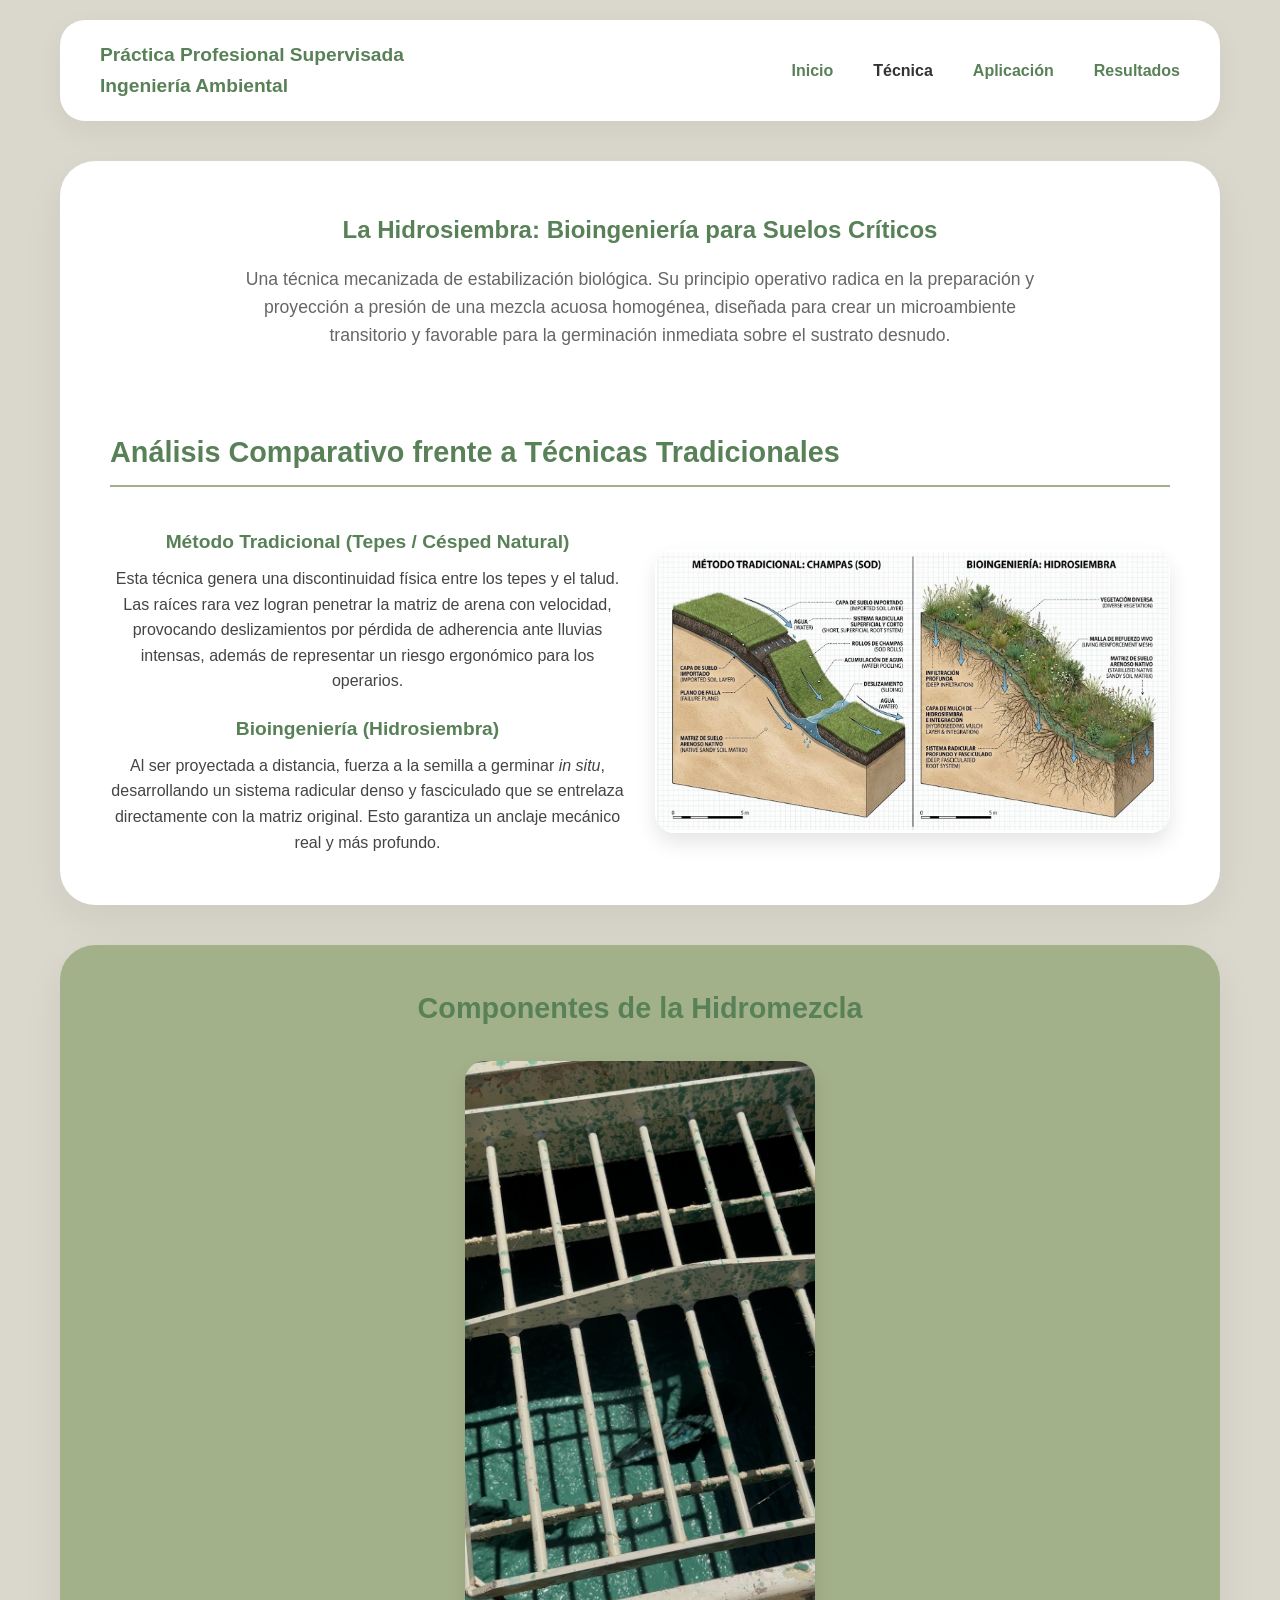
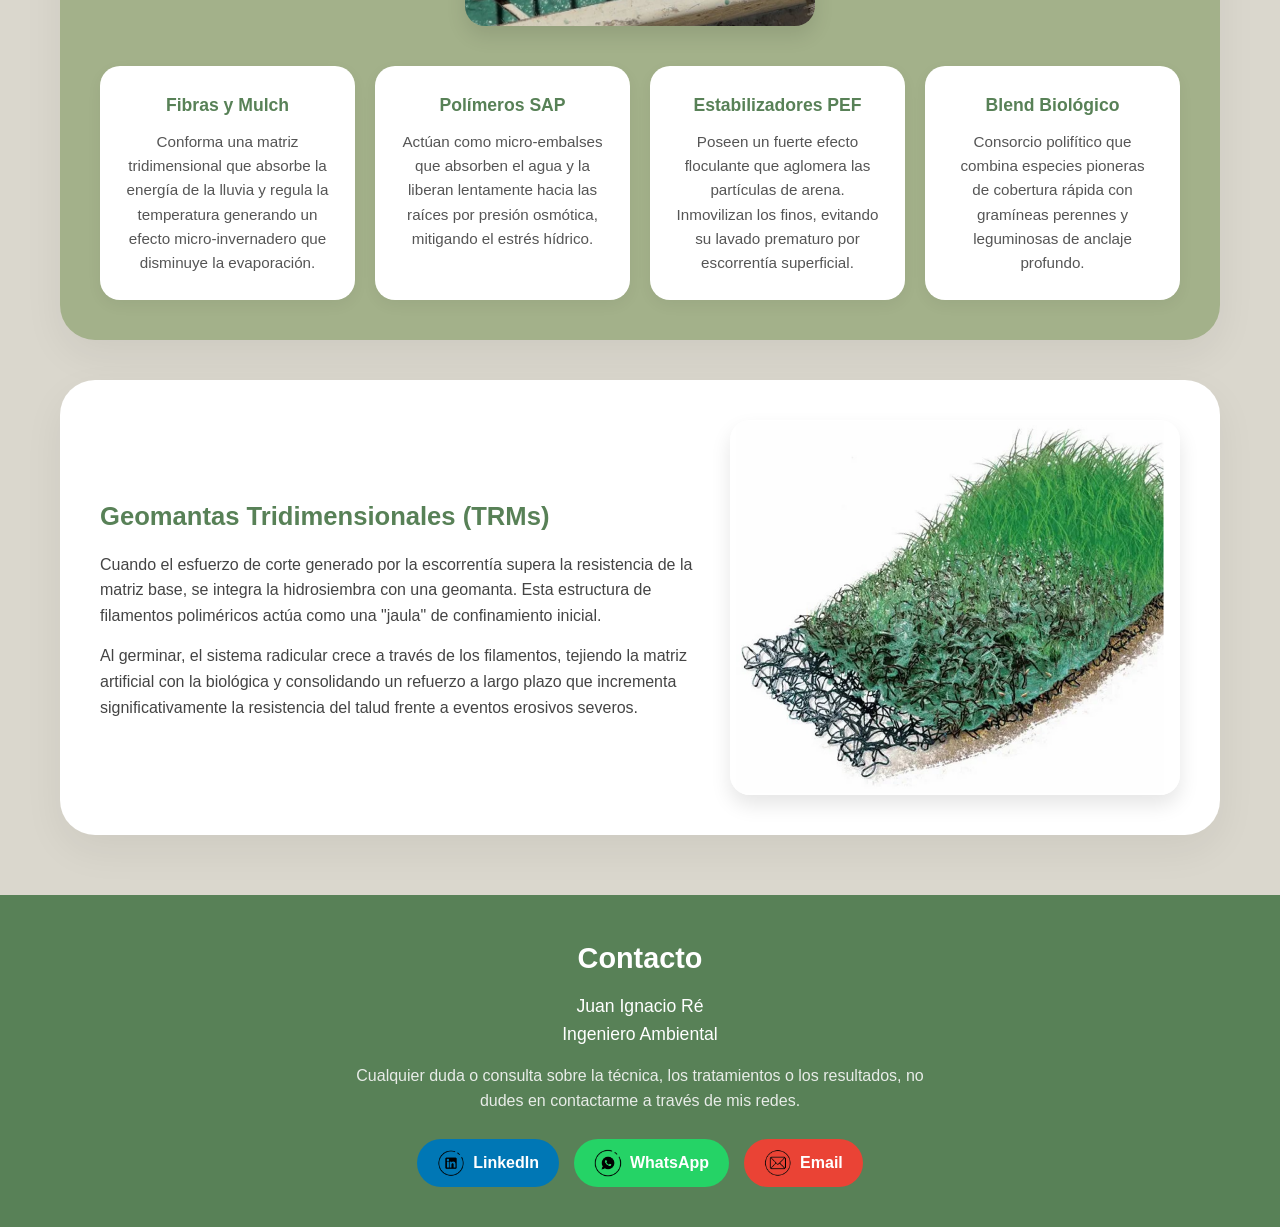
<file: hidrosiembra.html>
<!DOCTYPE html>
<html lang="es">
<head>
    <meta charset="UTF-8">
    <meta name="viewport" content="width=device-width, initial-scale=1.0">
    <title>Técnica - Hidrosiembra | Práctica Profesional Supervisada</title>
    <link rel="stylesheet" href="style.css">
</head>
<body>

    <!-- MENÚ DE NAVEGACIÓN -->
    <header class="container">
        <nav class="main-nav">
            <div class="logo">
                <h1>Práctica Profesional Supervisada<br>Ingeniería Ambiental</h1>
            </div>
            <ul class="nav-links">
                <li><a href="index.html">Inicio</a></li>
                <li><a href="hidrosiembra.html" style="color: var(--texto-oscuro);">Técnica</a></li>
                <li><a href="cantera.html">Aplicación</a></li>
                <li><a href="conclusiones.html">Resultados</a></li>
            </ul>
        </nav>
    </header>

    <!-- SECCIÓN 1: INTRODUCCIÓN Y COMPARATIVA -->
    <section class="container" style="margin-top: 40px;">
        <div class="hero-container" style="flex-direction: column; align-items: flex-start;">
            
            <div style="text-align: center; width: 100%; margin-bottom: 40px;">
                <h2 style="color: var(--verde-oscuro); margin-bottom: 15px;">La Hidrosiembra: Bioingeniería para Suelos Críticos</h2>
                <p style="font-size: 1.1rem; color: #666; max-width: 800px; margin: 0 auto;">Una técnica mecanizada de estabilización biológica. Su principio operativo radica en la preparación y proyección a presión de una mezcla acuosa homogénea, diseñada para crear un microambiente transitorio y favorable para la germinación inmediata sobre el sustrato desnudo.</p>
            </div>

            <h3 style="color: var(--verde-oscuro); font-size: 1.8rem; margin-bottom: 0px; width: 100%; border-bottom: 2px solid var(--verde-claro); padding-bottom: 10px;">Análisis Comparativo frente a Técnicas Tradicionales</h3>
            
<div style="display: grid; grid-template-columns: repeat(auto-fit, minmax(250px, 1fr)); gap: 30px; align-items: center; width: 100%;">
    
    <div style="text-align: center;">
        
        <div style="margin-bottom: 20px;">
            <h4 style="color: var(--verde-oscuro); font-size: 1.2rem; margin-top: 0; margin-bottom: 8px;">Método Tradicional (Tepes / Césped Natural)</h4>
            <p style="color: #444; line-height: 1.6;">Esta técnica genera una discontinuidad física entre los tepes y el talud. Las raíces rara vez logran penetrar la matriz de arena con velocidad, provocando deslizamientos por pérdida de adherencia ante lluvias intensas, además de representar un riesgo ergonómico para los operarios.</p>
        </div>
        
        <div>
            <h4 style="color: var(--verde-oscuro); font-size: 1.2rem; margin-bottom: 8px;">Bioingeniería (Hidrosiembra)</h4>
            <p style="color: #444; line-height: 1.6;">Al ser proyectada a distancia, fuerza a la semilla a germinar <em>in situ</em>, desarrollando un sistema radicular denso y fasciculado que se entrelaza directamente con la matriz original. Esto garantiza un anclaje mecánico real y más profundo.</p>
        </div>

    </div>

    <div class="img-zoom">
        <img src="imagenes/comparativa.png" alt="Comparativa Hidrosiembra vs Champas">
    </div>
</div>

        </div>
    </section>

    <!-- SECCIÓN 2: COMPONENTES DE LA MATRIZ -->
    <section class="container" style="margin-top: 40px;">
        <div class="card" style="background-color: var(--verde-claro); color: var(--texto-oscuro);">
            <h3 style="color: var(--verde-oscuro); font-size: 1.8rem; text-align: center; margin-bottom: 30px;">Componentes de la Hidromezcla</h3>
            
            <!-- FOTO DEL TANQUE ACHICADA Y ANIMADA -->
            <div class="img-zoom" style="max-width: 350px; margin: 0 auto 40px auto;">
                <img src="imagenes/tanque.jpeg" alt="Mezcla homogénea en el tanque hidrosembrador">
            </div>

            <!-- TARJETAS DE INSUMOS -->
            <div style="display: grid; grid-template-columns: repeat(auto-fit, minmax(220px, 1fr)); gap: 20px;">
                <div class="tarjeta-info">
                    <h4 style="color: var(--verde-oscuro); margin-bottom: 10px; font-size: 1.1rem;">Fibras y Mulch</h4>
                    <p style="font-size: 0.95rem; color: #555;">Conforma una matriz tridimensional que absorbe la energía de la lluvia y regula la temperatura generando un efecto micro-invernadero que disminuye la evaporación.</p>
                </div>
                <div class="tarjeta-info">
                    <h4 style="color: var(--verde-oscuro); margin-bottom: 10px; font-size: 1.1rem;">Polímeros SAP</h4>
                    <p style="font-size: 0.95rem; color: #555;">Actúan como micro-embalses que absorben el agua y la liberan lentamente hacia las raíces por presión osmótica, mitigando el estrés hídrico.</p>
                </div>
                <div class="tarjeta-info">
                    <h4 style="color: var(--verde-oscuro); margin-bottom: 10px; font-size: 1.1rem;">Estabilizadores PEF</h4>
                    <p style="font-size: 0.95rem; color: #555;">Poseen un fuerte efecto floculante que aglomera las partículas de arena. Inmovilizan los finos, evitando su lavado prematuro por escorrentía superficial.</p>
                </div>
                <div class="tarjeta-info">
                    <h4 style="color: var(--verde-oscuro); margin-bottom: 10px; font-size: 1.1rem;">Blend Biológico</h4>
                    <p style="font-size: 0.95rem; color: #555;">Consorcio polifítico que combina especies pioneras de cobertura rápida con gramíneas perennes y leguminosas de anclaje profundo.</p>
                </div>
            </div>

        </div>
    </section>

    <!-- SECCIÓN 3: GEOMANTAS TRIDIMENSIONALES -->
    <section class="container" style="margin-top: 40px; margin-bottom: 60px;">
        <!-- Ajustamos el gap a 25px -->
        <div class="card" style="display: flex; gap: 25px; align-items: center; flex-wrap: wrap;">
            
            <!-- FORZAMOS ALINEACIÓN A LA IZQUIERDA -->
            <div style="flex: 1; min-width: 250px; text-align: left;">
                <!-- Título ajustado a 1.6rem -->
                <h3 style="color: var(--verde-oscuro); font-size: 1.6rem; margin-top: 0; margin-bottom: 15px;">Geomantas Tridimensionales (TRMs)</h3>
                <p style="margin-bottom: 15px; color: #444; line-height: 1.6;">Cuando el esfuerzo de corte generado por la escorrentía supera la resistencia de la matriz base, se integra la hidrosiembra con una geomanta. Esta estructura de filamentos poliméricos actúa como una "jaula" de confinamiento inicial.</p>
                <p style="color: #444; line-height: 1.6;">Al germinar, el sistema radicular crece a través de los filamentos, tejiendo la matriz artificial con la biológica y consolidando un refuerzo a largo plazo que incrementa significativamente la resistencia del talud frente a eventos erosivos severos.</p>
            </div>

            <!-- Contenedor de la imagen con tamaño controlado -->
            <div class="img-zoom" style="flex: 1; min-width: 250px; max-width: 450px; margin: 0 auto;">
                <!-- Cambiá "geomanta.jpg" por el nombre exacto de tu imagen -->
                <img src="imagenes/geomanta.png" alt="Geomanta Tridimensional TRM" style="width: 100%; display: block; border-radius: 15px;">
            </div>
            
        </div>
    </section>

    <!-- FOOTER -->
    <footer class="main-footer" style="padding: 40px 20px; text-align: center;">
        <div class="container">
            <h3 style="margin-bottom: 10px; font-size: 1.8rem;">Contacto</h3>
            <p style="margin-bottom: 15px; font-size: 1.1rem;">Juan Ignacio Ré<br>Ingeniero Ambiental</p>
            
            <p style="font-size: 1rem; margin-bottom: 25px; color: #e8ece8; max-width: 600px; margin-left: auto; margin-right: auto;">Cualquier duda o consulta sobre la técnica, los tratamientos o los resultados, no dudes en contactarme a través de mis redes.</p>
            
            <!-- CONTENEDOR DE BOTONES DE REDES -->
            <div style="display: flex; justify-content: center; align-items: center; gap: 15px; flex-wrap: wrap;">
                
                <!-- BOTÓN LINKEDIN -->
                <a href="https://www.linkedin.com/in/juan-ignacio-ré-176084299" target="_blank" style="background-color: #0077b5; color: white; display: flex; align-items: center; justify-content: center; gap: 8px; padding: 10px 20px; border-radius: 30px; text-decoration: none; font-weight: bold; transition: transform 0.3s ease;" onmouseover="this.style.transform='scale(1.05)'" onmouseout="this.style.transform='scale(1)'">
                    <!-- Iconos agrandados a 28px -->
                    <img src="imagenes/linkedin.png" alt="LinkedIn Logo" style="width: 28px; height: 28px; object-fit: contain;"> LinkedIn
                </a>
                
                <!-- BOTÓN WHATSAPP -->
                <a href="https://wa.me/5493572402276" target="_blank" style="background-color: #25D366; color: white; display: flex; align-items: center; justify-content: center; gap: 8px; padding: 10px 20px; border-radius: 30px; text-decoration: none; font-weight: bold; transition: transform 0.3s ease;" onmouseover="this.style.transform='scale(1.05)'" onmouseout="this.style.transform='scale(1)'">
                    <img src="imagenes/whatsapp.png" alt="WhatsApp Logo" style="width: 28px; height: 28px; object-fit: contain;"> WhatsApp
                </a>

                <!-- BOTÓN CORREO (Estándar Universal + Copiado automático) -->
                <a href="mailto:juanignaciore1@gmail.com" onclick="navigator.clipboard.writeText('juanignaciore1@gmail.com'); alert('¡Correo copiado: juanignaciore1@gmail.com! Abriendo aplicación...');" style="background-color: #EA4335; color: white; display: flex; align-items: center; justify-content: center; gap: 8px; padding: 10px 20px; border-radius: 30px; text-decoration: none; font-weight: bold; transition: transform 0.3s ease;" onmouseover="this.style.transform='scale(1.05)'" onmouseout="this.style.transform='scale(1)'">
                    <img src="imagenes/correo.png" alt="Correo Logo" style="width: 28px; height: 28px; object-fit: contain;"> Email
                </a>

            </div>
        </div>
    </footer>

</body>
</html>
</file>
<file: style.css>
/* style.css - Diseño Refinado */

:root {
    --verde-oscuro: #588157; 
    --verde-medio: #7ca57c;   
    --verde-claro: #A3B18A;   
    --beige-fondo: #DAD7CD;   
    --blanco: #ffffff;
    --texto-oscuro: #333333;
}

* { box-sizing: border-box; margin: 0; padding: 0; }

body {
    font-family: 'Segoe UI', Tahoma, Geneva, Verdana, sans-serif;
    background-color: var(--beige-fondo);
    color: var(--texto-oscuro);
    line-height: 1.6;
    overflow-x: hidden;
}

a { text-decoration: none; color: inherit; }

.container {
    max-width: 1200px;
    margin: 0 auto;
    padding: 0 20px;
}

/* MENÚ DE NAVEGACIÓN (Alineado y flotante) */
.main-nav {
    display: flex;
    justify-content: space-between;
    align-items: center;
    padding: 20px 40px;
    background-color: var(--blanco);
    border-radius: 25px;
    margin-top: 20px;
    box-shadow: 0 10px 30px rgba(0,0,0,0.05);
}

.logo h1 {
    font-size: 1.2rem;
    color: var(--verde-oscuro);
    font-weight: 800;
}

.nav-links {
    display: flex;
    gap: 40px; /* Más espacio entre botones */
    list-style: none;
    align-items: center;
}

.nav-links a {
    font-weight: 600;
    color: var(--verde-oscuro);
    transition: color 0.2s;
}

.nav-links a:hover { color: var(--texto-oscuro); }

/* CONTENEDOR TIPO PINTEREST (Todo junto en una tarjeta) */
.hero-container {
    background-color: var(--blanco);
    border-radius: 35px;
    padding: 50px;
    margin-top: 30px;
    display: flex;
    align-items: center;
    justify-content: space-between;
    gap: 40px;
    box-shadow: 0 15px 40px rgba(0,0,0,0.06);
}

.hero-text { flex: 1; }

.hero-text h2 {
    color: var(--verde-oscuro);
    font-size: 2.5rem;
    line-height: 1.1;
    margin-bottom: 20px;
}

.hero-text p {
    font-size: 1.1rem;
    color: #666;
    margin-bottom: 30px;
}

.botones-grupo { display: flex; gap: 15px; flex-wrap: wrap; }

.btn-primary {
    display: inline-block;
    padding: 14px 30px;
    background-color: var(--verde-oscuro);
    color: var(--blanco);
    border-radius: 50px;
    font-weight: bold;
    transition: all 0.3s ease;
    border: none;
    cursor: pointer;
}

.btn-primary:hover {
    background-color: var(--texto-oscuro);
    transform: translateY(-2px);
}

/* EFECTO CAMIÓN Y CAJA DERECHA */
.hero-image-box {
    flex: 1;
    background-color: transparent; /* Eliminamos el recuadro verde */
    display: flex;
    align-items: center;
    justify-content: center; /* Centramos la imagen en su espacio */
}

.pop-out-image {
    position: relative; /* Deja de flotar descontrolada y se acomoda a la pantalla */
    width: 100%; 
    max-width: 600px; /* Tamaño máximo para que no se descontrole */
    border-radius: 35px; /* LA MAGIA: redondea los bordes rectos de tu foto */
    filter: drop-shadow(-10px 15px 25px rgba(88, 129, 87, 0.3)); /* Le damos una sombra con el tono verde de tu paleta */
    transform-origin: bottom center;
    animation: respirar 4s ease-in-out infinite;
    z-index: 10;
}

@keyframes respirar {
    0% { transform: scale(1); }
    50% { transform: scale(1.02); } 
    100% { transform: scale(1); }
}

/* Animación de "respiración" para darle vida sin que se despegue del borde inferior */
@keyframes respirar {
    0% { transform: scale(1); }
    50% { transform: scale(1.02); } /* Se agranda un 2% sutilmente */
    100% { transform: scale(1); }
}

.pop-out-image {
        height: 115%;
        width: auto;
        right: 0;
        bottom: 0;
    }

/* SECCIÓN MODELO 3D */
.seccion-3d { margin-top: 40px; }

.card {
    background-color: var(--blanco);
    padding: 40px;
    border-radius: 35px;
    box-shadow: 0 15px 40px rgba(0,0,0,0.06);
    text-align: center;
}

.card h3 {
    color: var(--verde-oscuro);
    font-size: 2rem;
    margin-bottom: 10px;
}

.sketchfab-embed-wrapper {
    width: 100%;
    height: 550px;
    border-radius: 20px;
    overflow: hidden;
    margin-top: 20px;
}

/* FOOTER */
.main-footer {
    background-color: var(--verde-oscuro);
    color: var(--blanco);
    padding: 50px 0;
    margin-top: 50px;
    text-align: center;
}

/* --- ANIMACIONES Y EFECTOS (Tarjetas) --- */

.tarjeta-info {
    background-color: var(--blanco);
    padding: 25px;
    border-radius: 20px;
    box-shadow: 0 5px 15px rgba(0,0,0,0.05);
    transition: all 0.4s cubic-bezier(0.175, 0.885, 0.32, 1.275); 
    cursor: pointer; 
    -webkit-tap-highlight-color: transparent; 
    position: relative;
    z-index: 1; 
    animation: subirYaparecer 0.8s ease-out forwards;
    opacity: 0;
    transform: translateY(20px);
}

/* EFECTO UNIFICADO: Salto y fondo verde (Hover en PC / Toque en Celular) */
.tarjeta-info:hover,
.tarjeta-info:active {
    transform: translateY(-15px) scale(1.15); 
    z-index: 10; 
    box-shadow: 0 25px 50px rgba(0,0,0,0.2);
    background-color: var(--verde-oscuro); 
}

/* Letras blancas puras para lectura perfecta */
.tarjeta-info:hover h4,
.tarjeta-info:hover p,
.tarjeta-info:active h4,
.tarjeta-info:active p {
    color: var(--blanco) !important;
    transition: color 0.3s ease;
}

/* Contenedor de las imágenes con zoom */
.img-zoom {
    border-radius: 20px;
    overflow: hidden;
    box-shadow: 0 10px 20px rgba(0,0,0,0.1);
    transition: all 0.4s ease;
}

.img-zoom:hover {
    transform: scale(1.02);
    box-shadow: 0 15px 30px rgba(0,0,0,0.15);
}

.img-zoom img {
    width: 100%;
    display: block;
    transition: transform 0.5s ease;
}

.img-zoom:hover img {
    transform: scale(1.05); 
}

/* Cascada: retrasamos la animación de entrada para que aparezcan una por una */
.tarjeta-info:nth-child(1) { animation-delay: 0.1s; }
.tarjeta-info:nth-child(2) { animation-delay: 0.2s; }
.tarjeta-info:nth-child(3) { animation-delay: 0.3s; }
.tarjeta-info:nth-child(4) { animation-delay: 0.4s; }

@keyframes subirYaparecer {
    to {
        opacity: 1;
        transform: translateY(0);
    }
}

/* --- ADAPTACIÓN MÓVIL UNIFICADA (Celulares Android e iOS) --- */
@media (max-width: 900px) {
    
    /* 1. Centramos el título del menú en celulares */
    .logo h1 {
        text-align: center;
    }

    /* 2. Le sacamos el "!important" para que las fotos principales puedan tocar los bordes */
    .hero-container, 
    .card {
        flex-direction: column;
        padding: 30px 20px; 
    }

    .hero-text h2 {
        font-size: 1.4rem; 
        hyphens: none; 
        word-break: normal; 
    }
    
    .hero-image-box {
        width: 100%;
        height: auto;
        margin-top: 40px;
    }

    .pop-out-image {
        width: 100%;
        max-width: 400px; 
        margin: 0 auto; 
    }

    .main-nav { flex-direction: column; gap: 20px; padding: 20px; }
    .nav-links { flex-wrap: wrap; justify-content: center; gap: 20px; }
    
    /* 3. Le sacamos los márgenes negativos al 3D para que no se desborde del recuadro blanco */
    .contenedor-3d {
        height: 65vh; 
        min-height: 450px;
        border-radius: 12px; 
    }

    .galeria-3d {
        gap: 15px; 
    }

    /* 4. Forzamos que los textos de la izquierda se centren SOLO en celulares */
    div[style*="text-align: left"] {
        text-align: center !important;
    }
}

/* --- TAMAÑO DINÁMICO PARA MODELOS 3D --- */
.contenedor-3d {
    width: 100%;
    height: 500px; 
    border-radius: 15px;
    overflow: hidden;
    box-shadow: 0 10px 20px rgba(0,0,0,0.1);
    /* MAGIA 1: El '30px' despega el modelo del texto de arriba */
    margin: 30px auto 0 auto; 
}

/* --- FIX: ELIMINAR ESPACIO EXTRA DEBAJO DEL FOOTER --- */
html, body {
    margin: 0;
    padding: 0;
}
.main-footer {
    margin-bottom: 0 !important;
}

/* --- TAMAÑO DINÁMICO PARA MODELOS 3D DOBLES --- */
.galeria-3d {
    display: flex;
    gap: 20px;
    flex-wrap: wrap;
    justify-content: center;
    margin-bottom: 15px;
}

/* --- GALERÍA CRONOLÓGICA (EFECTO PASAR HOJA) --- */
.galeria-evolucion {
    position: relative;
    max-width: 800px; /* Ancho máximo de la caja */
    height: 500px;    /* Altura de la caja en PC */
    margin: 0 auto;
    border-radius: 15px;
    box-shadow: 0 10px 30px rgba(0,0,0,0.15);
    overflow: hidden;
    cursor: pointer;
    background-color: #e8ece8;
}

/* Adaptación de la caja para celulares */
@media (max-width: 768px) {
    .galeria-evolucion { height: 230px; } /* Achicamos la altura para que el recuadro vuelva a ser apaisado */
}

.foto-evolucion {
    position: absolute;
    top: 0;
    left: 0;
    width: 100%;
    height: 100%;
    object-fit: cover;
    display: block;
    transition: transform 0.6s cubic-bezier(0.4, 0, 0.2, 1), opacity 0.6s ease-in-out;
    background-color: white;
}

/* La clase mágica que se activa al hacer click */
.foto-pasada {
    transform: translateX(-100%) rotate(-5deg) !important;
    opacity: 0 !important;
    pointer-events: none !important; /* Deja que el dedo toque la foto de abajo */
}

/* --- BOTONES EXTERNOS SKETCHFAB (Versión Mini) --- */
.btn-sketchfab {
    display: inline-flex;
    align-items: center;
    gap: 4px;
    font-size: 0.75rem; /* Achicamos la letra de 0.85 a 0.75 */
    color: var(--verde-oscuro);
    text-decoration: none;
    border: 1.2px solid var(--verde-oscuro); /* Línea un poquito más fina */
    padding: 4px 12px; /* Menos relleno para que sea más petiso */
    border-radius: 15px;
    font-weight: 600;
    transition: all 0.3s ease;
    background-color: transparent;
}

.btn-sketchfab:hover {
    background-color: var(--verde-oscuro);
    color: var(--blanco);
}
</file>
